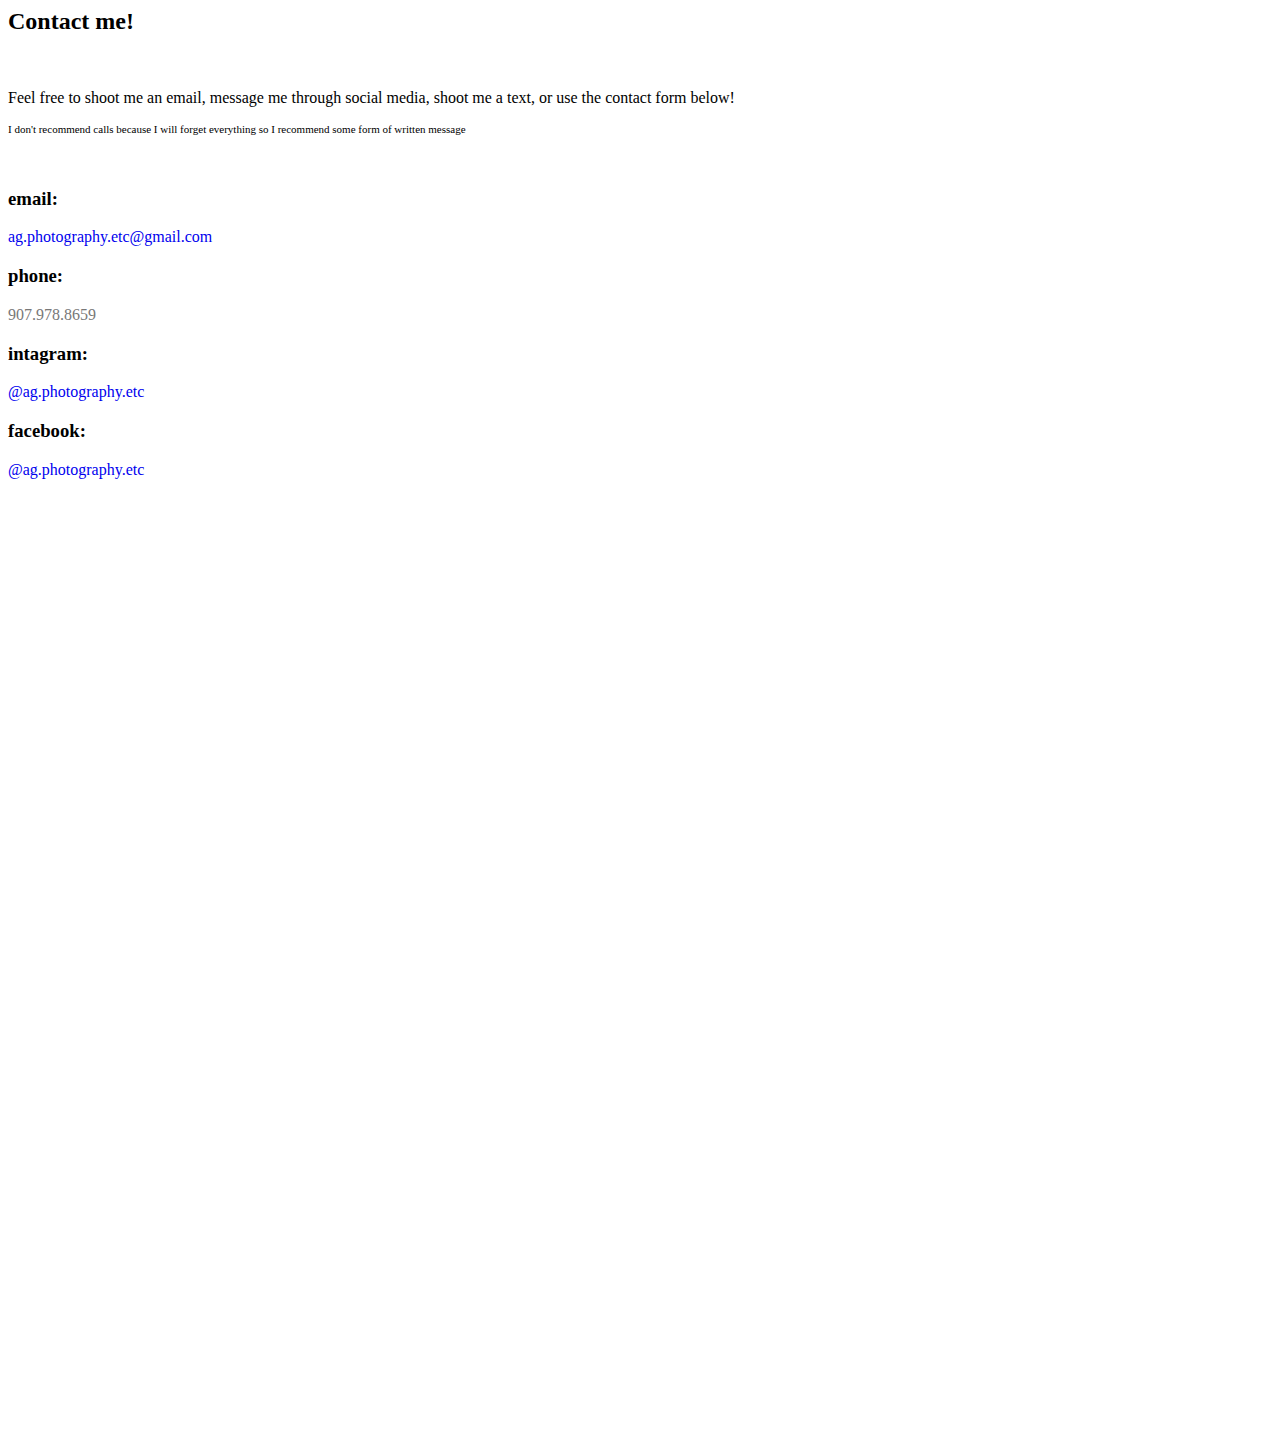
<file: contact.html>
<head>

    <!-- meta SEO info -->
    <meta name="viewport" content="width=device-width, initial-scale=1.0">
    <meta charset="UTF-8" />
    <title>Contact AG Photography etc</title>
    <meta name="keywords" content="photographer, family portraits, senior photography, Stanislaus County photos, contact">
    <meta name="description" content="Contact AG Photography etc to get your family photos today!">
    <meta name="author" content="AG Photography etc">
    <link rel="icon" type="image/x-icon" href="images/logos/Flr-color.png"> <!-- for when I get this bish -->

</head>


<body class="whole-page">
<div class="main-content">

    <section class="parallax parallax-contact">
        <div class="contact-form blur">

            <h2>Contact me!</h2>
            <p class="line-break"></p>
            <br/>

            <p>Feel free to shoot me an email, message me through social media, shoot me a text, or use the contact form below!</p>
            <p style="font-size: 11px;">I don't recommend calls because I will forget everything so I recommend some form of written message</p>

            <p class="line-break"></p>
            <br/>

            <div class="flex-row-container">
                <h3>email:</h3>
                <a href="mailto:ag.photography.etc@gmail.com" target="_blank" style="text-decoration: none;"><p>ag.photography.etc@gmail.com</p></a>
            </div>

            <div class="flex-row-container">
                <h3>phone:</h3>
                <a href="tel:1-907-978-8659" style="text-decoration: none; color: #787878;"><p >907.978.8659</p></a>
            </div>

            <div class="flex-row-container">
                <h3>intagram:</h3>
                <a href="https://www.instagram.com/ag.photography.etc/" target="_blank" style="text-decoration: none;"><p>@ag.photography.etc</p></a>
            </div>

            <div class="flex-row-container">
                <h3>facebook:</h3>
                <a href="https://www.facebook.com/ag.photography.etc/" target="_blank" style="text-decoration: none;"><p>@ag.photography.etc</p></a>
            </div>

            <br/>
            <p class="line-break"></p>
            <br/>

            <div class="contact-picsello">
                <iframe src="https://app.picsello.com/photographer/embed/adriana-gallegos-photography" frameborder="0" style="max-width:100%; width:100%; height: 100%;" scrolling="no"></iframe>
            </div>
        </div>
    </section>


    
</div>
</body>
</file>
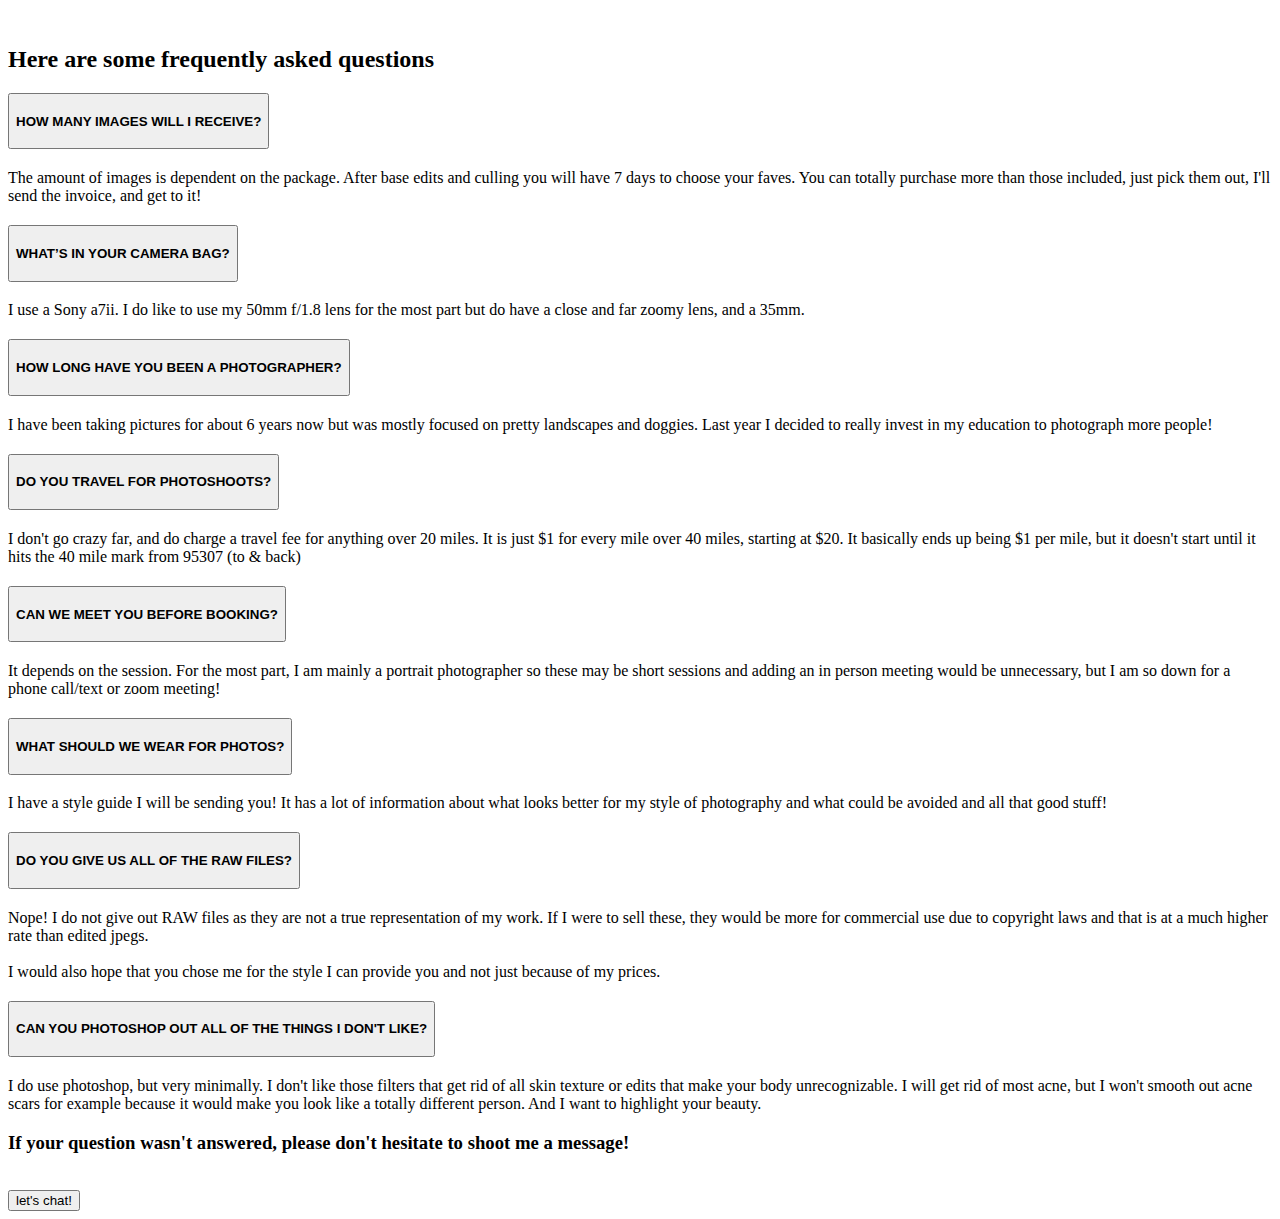
<file: faqs.html>
<head>

    <!-- meta SEO info -->
    <meta name="viewport" content="width=device-width, initial-scale=1.0">
    <meta charset="UTF-8" />
    <title>FAQ's | AG Photography etc</title>
    <meta name="keywords" content="photographer, family portraits, senior photography, Stanislaus County photos">
    <meta name="description" content="Have any questions that you kind of want to ask but are hoping they are already answered? Check out this little list!">
    <meta name="author" content="AG Photography etc">
    <link rel="icon" type="image/x-icon" href="images/logos/Flr-color.png"> <!-- for when I get this bish -->

</head>


<body class="whole-page">
<main class="main-content">

    <a id="top"></a>
    <br/>
    <h2>Here are some frequently asked questions</h2>

    <section>
        <div class="block">

            <div class="accordion accordion-flush" id="accordionFlushExample">

                <div class="accordion-item">
                  <h2 class="accordion-header" id="flush-headingOne">
                    <button class="accordion-button collapsed" type="button" data-bs-toggle="collapse" data-bs-target="#flush-collapseOne" aria-expanded="false" aria-controls="flush-collapseOne">
                        <h4>HOW MANY IMAGES WILL I RECEIVE?</h4>
                    </button>
                  </h2>
                  <div id="flush-collapseOne" class="accordion-collapse collapse" aria-labelledby="flush-headingOne" data-bs-parent="#accordionFlushExample">
                    <div class="accordion-body">
                        <p>The amount of images is dependent on the package. After base edits and culling you will have 7 days to choose your faves. You can totally purchase more than those included, just pick them out, I'll send the invoice, and get to it!</p>
                    </div>
                  </div>
                </div>

                <div class="accordion-item">
                  <h2 class="accordion-header" id="flush-headingTwo">
                    <button class="accordion-button collapsed" type="button" data-bs-toggle="collapse" data-bs-target="#flush-collapseTwo" aria-expanded="false" aria-controls="flush-collapseTwo">
                        <h4>WHAT’S IN YOUR CAMERA BAG?</h4>
                    </button>
                  </h2>
                  <div id="flush-collapseTwo" class="accordion-collapse collapse" aria-labelledby="flush-headingTwo" data-bs-parent="#accordionFlushExample">
                    <div class="accordion-body">
                        <p>I use a Sony a7ii. I do like to use my 50mm f/1.8 lens for the most part but do have a close and far zoomy lens, and a 35mm.</p>
                    </div>
                  </div>
                </div>

                <div class="accordion-item">
                  <h2 class="accordion-header" id="flush-headingThree">
                    <button class="accordion-button collapsed" type="button" data-bs-toggle="collapse" data-bs-target="#flush-collapseThree" aria-expanded="false" aria-controls="flush-collapseThree">
                        <h4>HOW LONG HAVE YOU BEEN A PHOTOGRAPHER?</h4>
                    </button>
                  </h2>
                  <div id="flush-collapseThree" class="accordion-collapse collapse" aria-labelledby="flush-headingThree" data-bs-parent="#accordionFlushExample">
                    <div class="accordion-body">
                        <p>I have been taking pictures for about 6 years now but was mostly focused on pretty landscapes and doggies. Last year I decided to really invest in my education to photograph more people!</p>
                    </div>
                  </div>
                </div>

                <div class="accordion-item">
                    <h2 class="accordion-header" id="flush-headingFour">
                      <button class="accordion-button collapsed" type="button" data-bs-toggle="collapse" data-bs-target="#flush-collapseFour" aria-expanded="false" aria-controls="flush-collapseFour">
                        <h4>DO YOU TRAVEL FOR PHOTOSHOOTS?</h4>
                      </button>
                    </h2>
                    <div id="flush-collapseFour" class="accordion-collapse collapse" aria-labelledby="flush-headingFour" data-bs-parent="#accordionFlushExample">
                      <div class="accordion-body">
                        <p>I don't go crazy far, and do charge a travel fee for anything over 20 miles. It is just $1 for every mile over 40 miles, starting at $20. It basically ends up being $1 per mile, but it doesn't start until it hits the 40 mile mark from 95307 (to & back)</p>
                      </div>
                    </div>
                </div>

                <div class="accordion-item">
                    <h2 class="accordion-header" id="flush-headingFive">
                      <button class="accordion-button collapsed" type="button" data-bs-toggle="collapse" data-bs-target="#flush-collapseFive" aria-expanded="false" aria-controls="flush-collapseFive">
                        <h4>CAN WE MEET YOU BEFORE BOOKING?</h4>
                      </button>
                    </h2>
                    <div id="flush-collapseFive" class="accordion-collapse collapse" aria-labelledby="flush-headingFive" data-bs-parent="#accordionFlushExample">
                      <div class="accordion-body">
                        <p>It depends on the session. For the most part, I am mainly a portrait photographer so these may be short sessions and adding an in person meeting would be unnecessary, but I am so down for a phone call/text or zoom meeting!</p>
                      </div>
                    </div>
                </div>

                <div class="accordion-item">
                    <h2 class="accordion-header" id="flush-headingSix">
                      <button class="accordion-button collapsed" type="button" data-bs-toggle="collapse" data-bs-target="#flush-collapseSix" aria-expanded="false" aria-controls="flush-collapseSix">
                        <h4>WHAT SHOULD WE WEAR FOR PHOTOS?</h4>
                      </button>
                    </h2>
                    <div id="flush-collapseSix" class="accordion-collapse collapse" aria-labelledby="flush-headingSix" data-bs-parent="#accordionFlushExample">
                      <div class="accordion-body">
                        <p>I have a style guide I will be sending you! It has a lot of information about what looks better for my style of photography and what could be avoided and all that good stuff!</p>
                      </div>
                    </div>
                </div>

                <div class="accordion-item">
                    <h2 class="accordion-header" id="flush-headingSeven">
                      <button class="accordion-button collapsed" type="button" data-bs-toggle="collapse" data-bs-target="#flush-collapseSeven" aria-expanded="false" aria-controls="flush-collapseSeven">
                        <h4>DO YOU GIVE US ALL OF THE RAW FILES?</h4>
                      </button>
                    </h2>
                    <div id="flush-collapseSeven" class="accordion-collapse collapse" aria-labelledby="flush-headingSeven" data-bs-parent="#accordionFlushExample">
                      <div class="accordion-body">
                        <p>Nope! I do not give out RAW files as they are not a true representation of my work. If I were to sell these, they would be more for commercial use due to copyright laws and that is at a much higher rate than edited jpegs. <br/><br/> I would also hope that you chose me for the style I can provide you and not just because of my prices.</p>
                      </div>
                    </div>
                </div>

                <div class="accordion-item">
                    <h2 class="accordion-header" id="flush-headingEight">
                      <button class="accordion-button collapsed" type="button" data-bs-toggle="collapse" data-bs-target="#flush-collapseEight" aria-expanded="false" aria-controls="flush-collapseEight">
                        <h4>CAN YOU PHOTOSHOP OUT ALL OF THE THINGS I DON'T LIKE?</h4>
                      </button>
                    </h2>
                    <div id="flush-collapseEight" class="accordion-collapse collapse" aria-labelledby="flush-headingEight" data-bs-parent="#accordionFlushExample">
                      <div class="accordion-body">
                        <p>I do use photoshop, but very minimally. I don't like those filters that get rid of all skin texture or edits that make your body unrecognizable. I will get rid of most acne, but I won't smooth out acne scars for example because it would make you look like a totally different person. And I want to highlight your beauty.</p>
                      </div>
                    </div>
                </div>

            </div>

        </div>
    </section>


    <section>
        <div class="block text-center">
            <h3>If your question wasn't answered, please don't hesitate to shoot me a message!</h3>
            <br/>
            <a href="#/contact">
                <button class="btn buttn" style="text-align: center;">
                    let's chat!
                </button>
            </a>
        </div>
    </section>

</main>
</body>
</file>
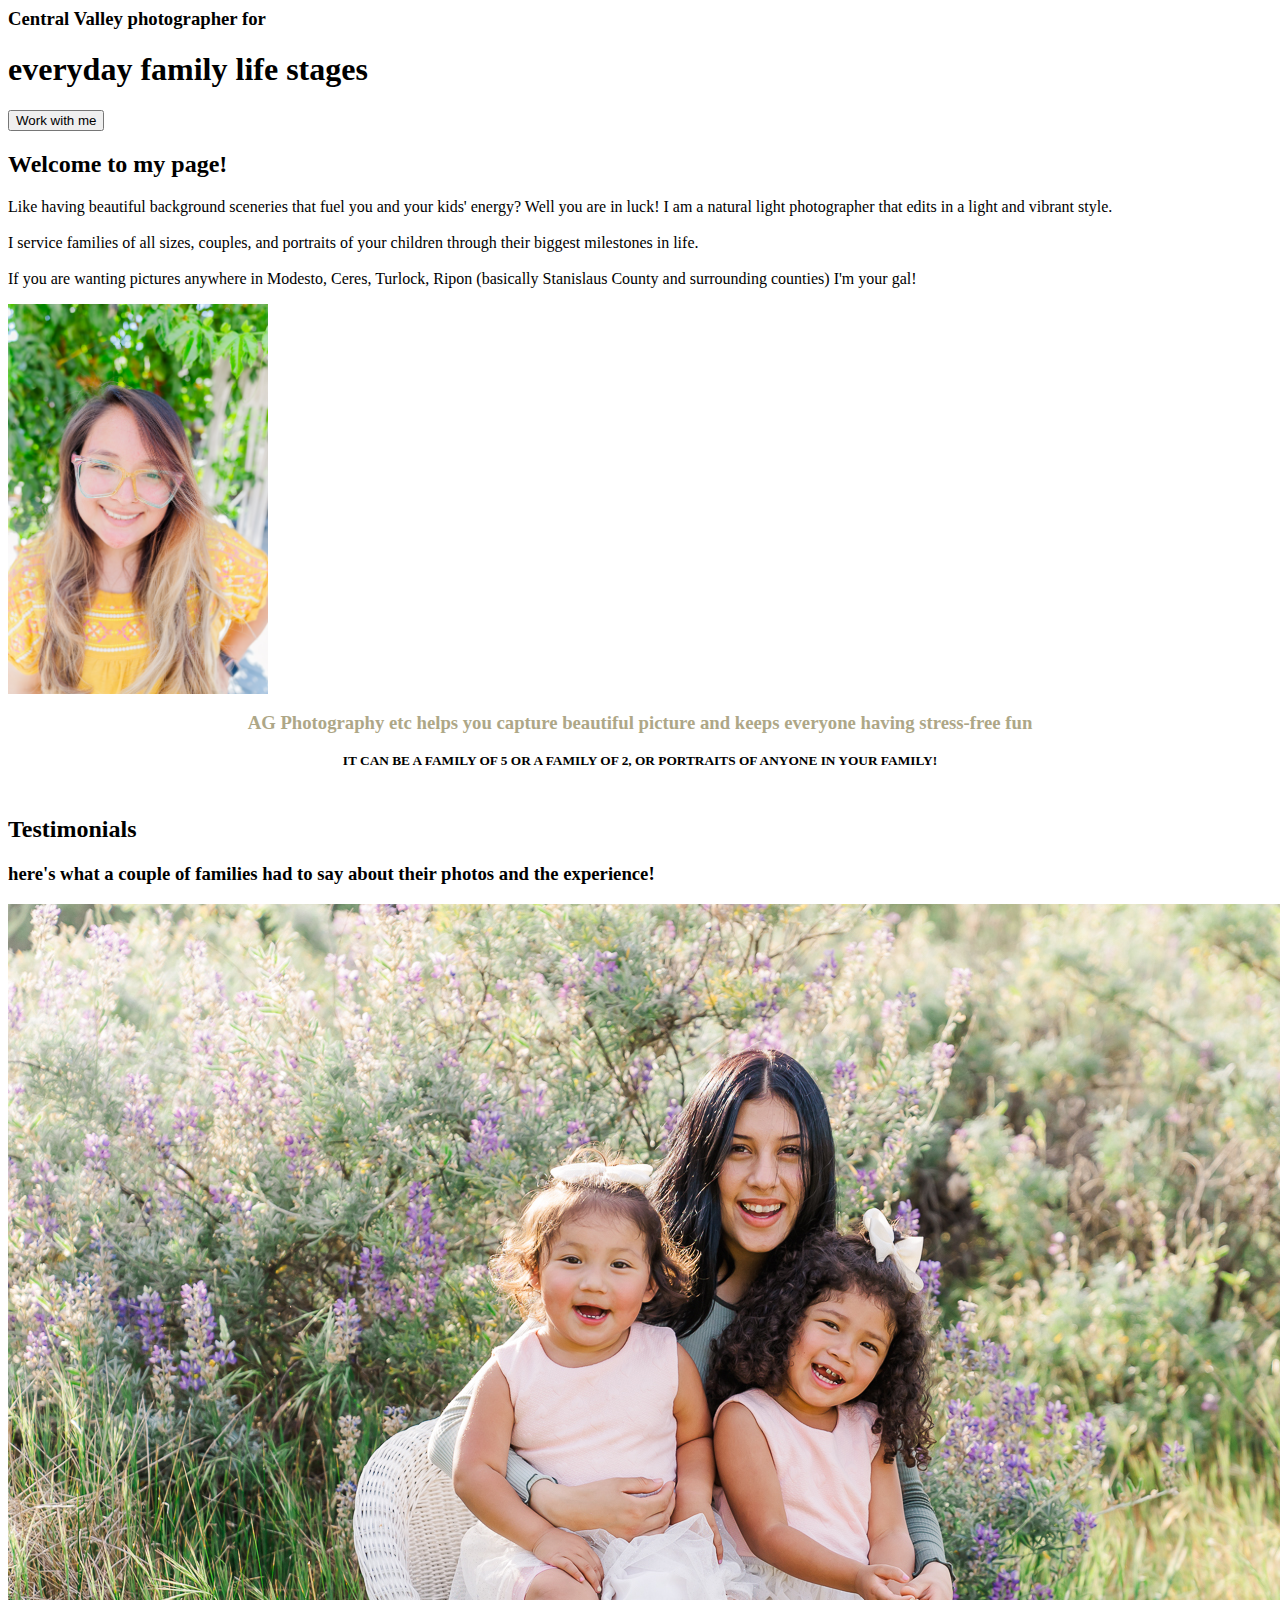
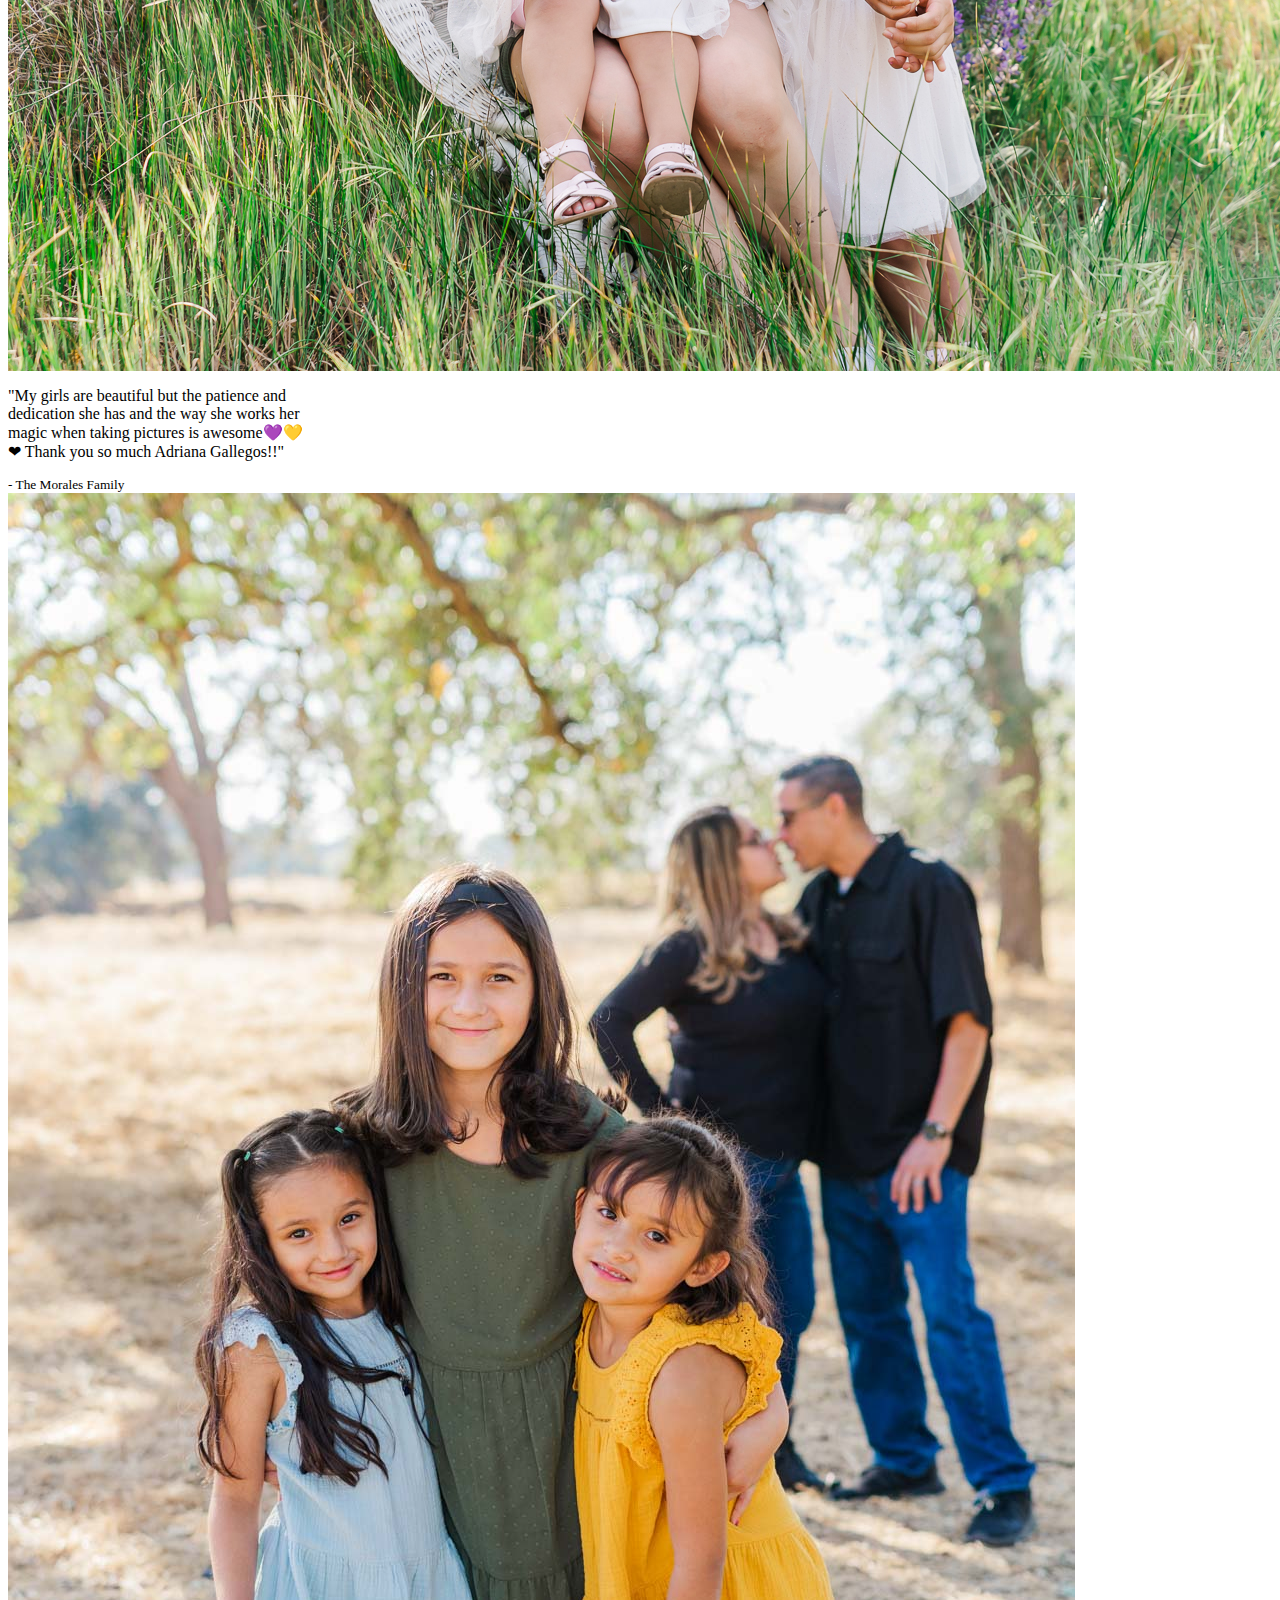
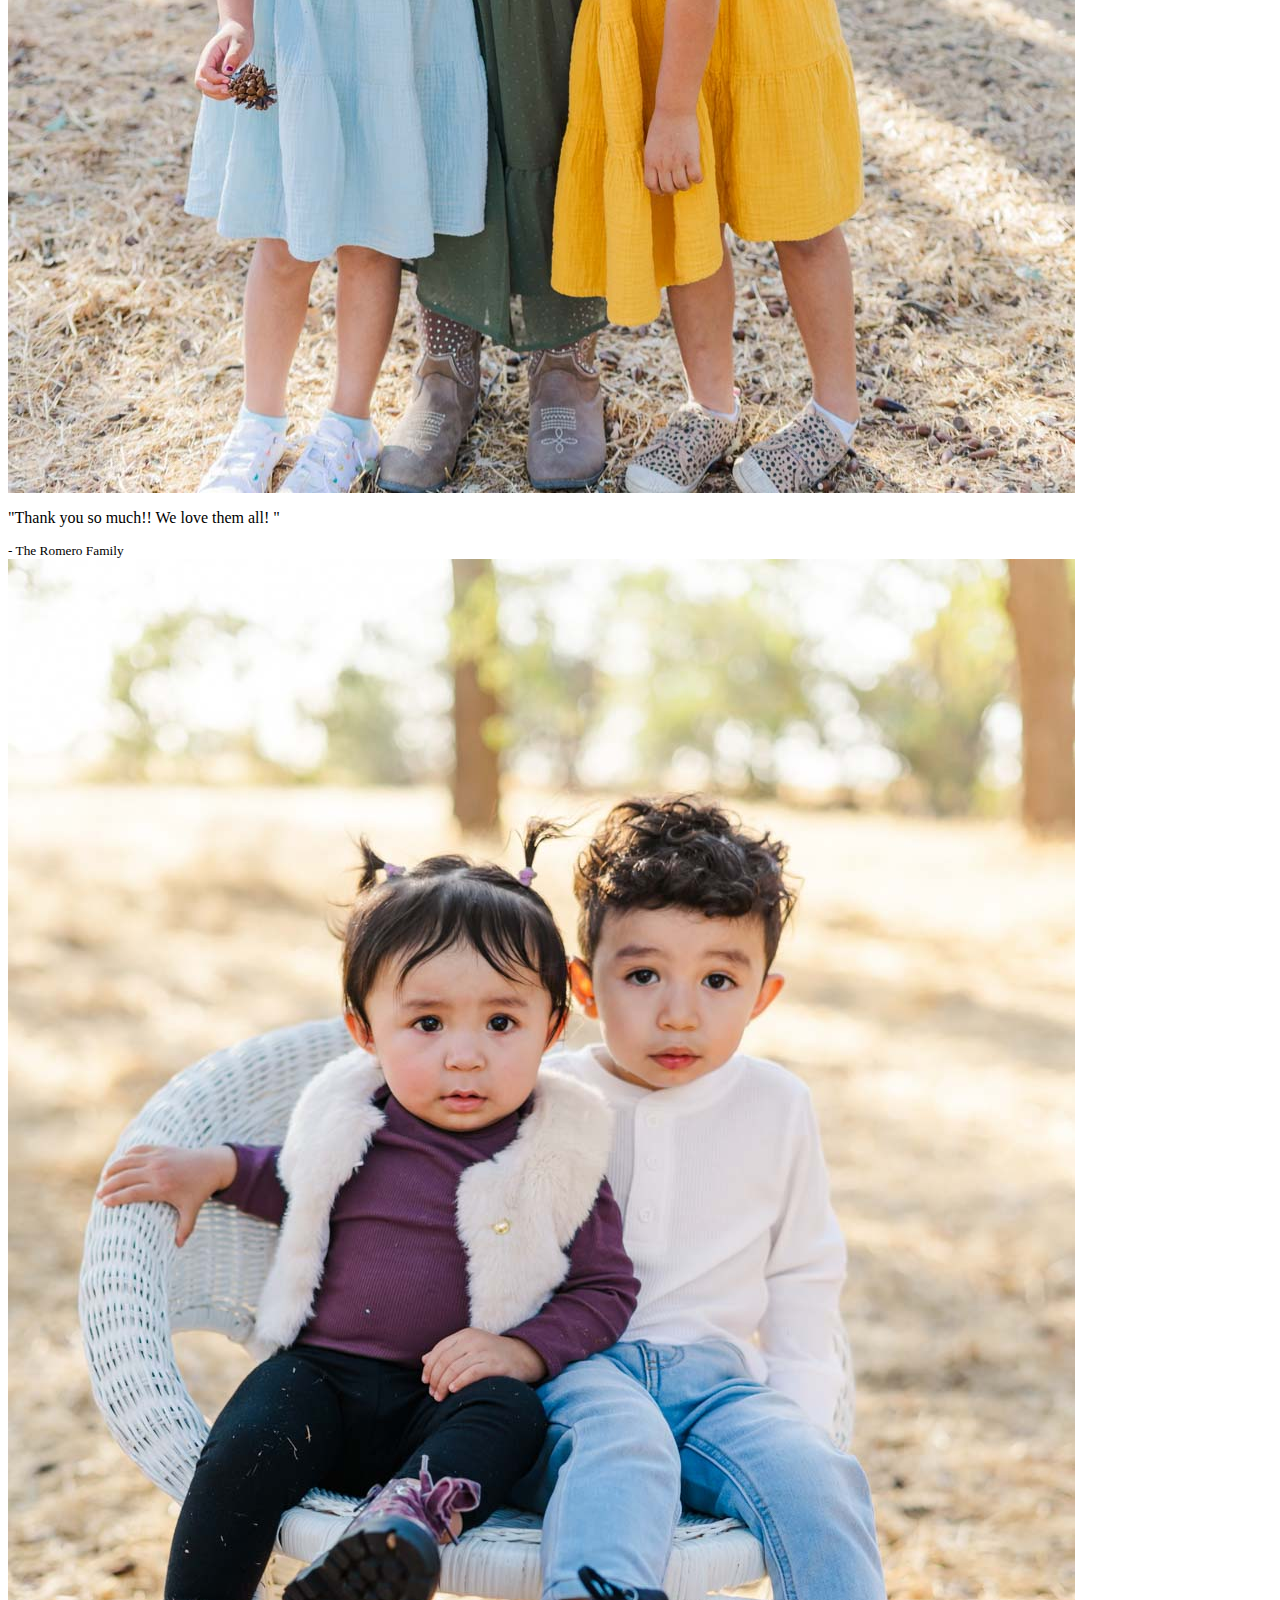
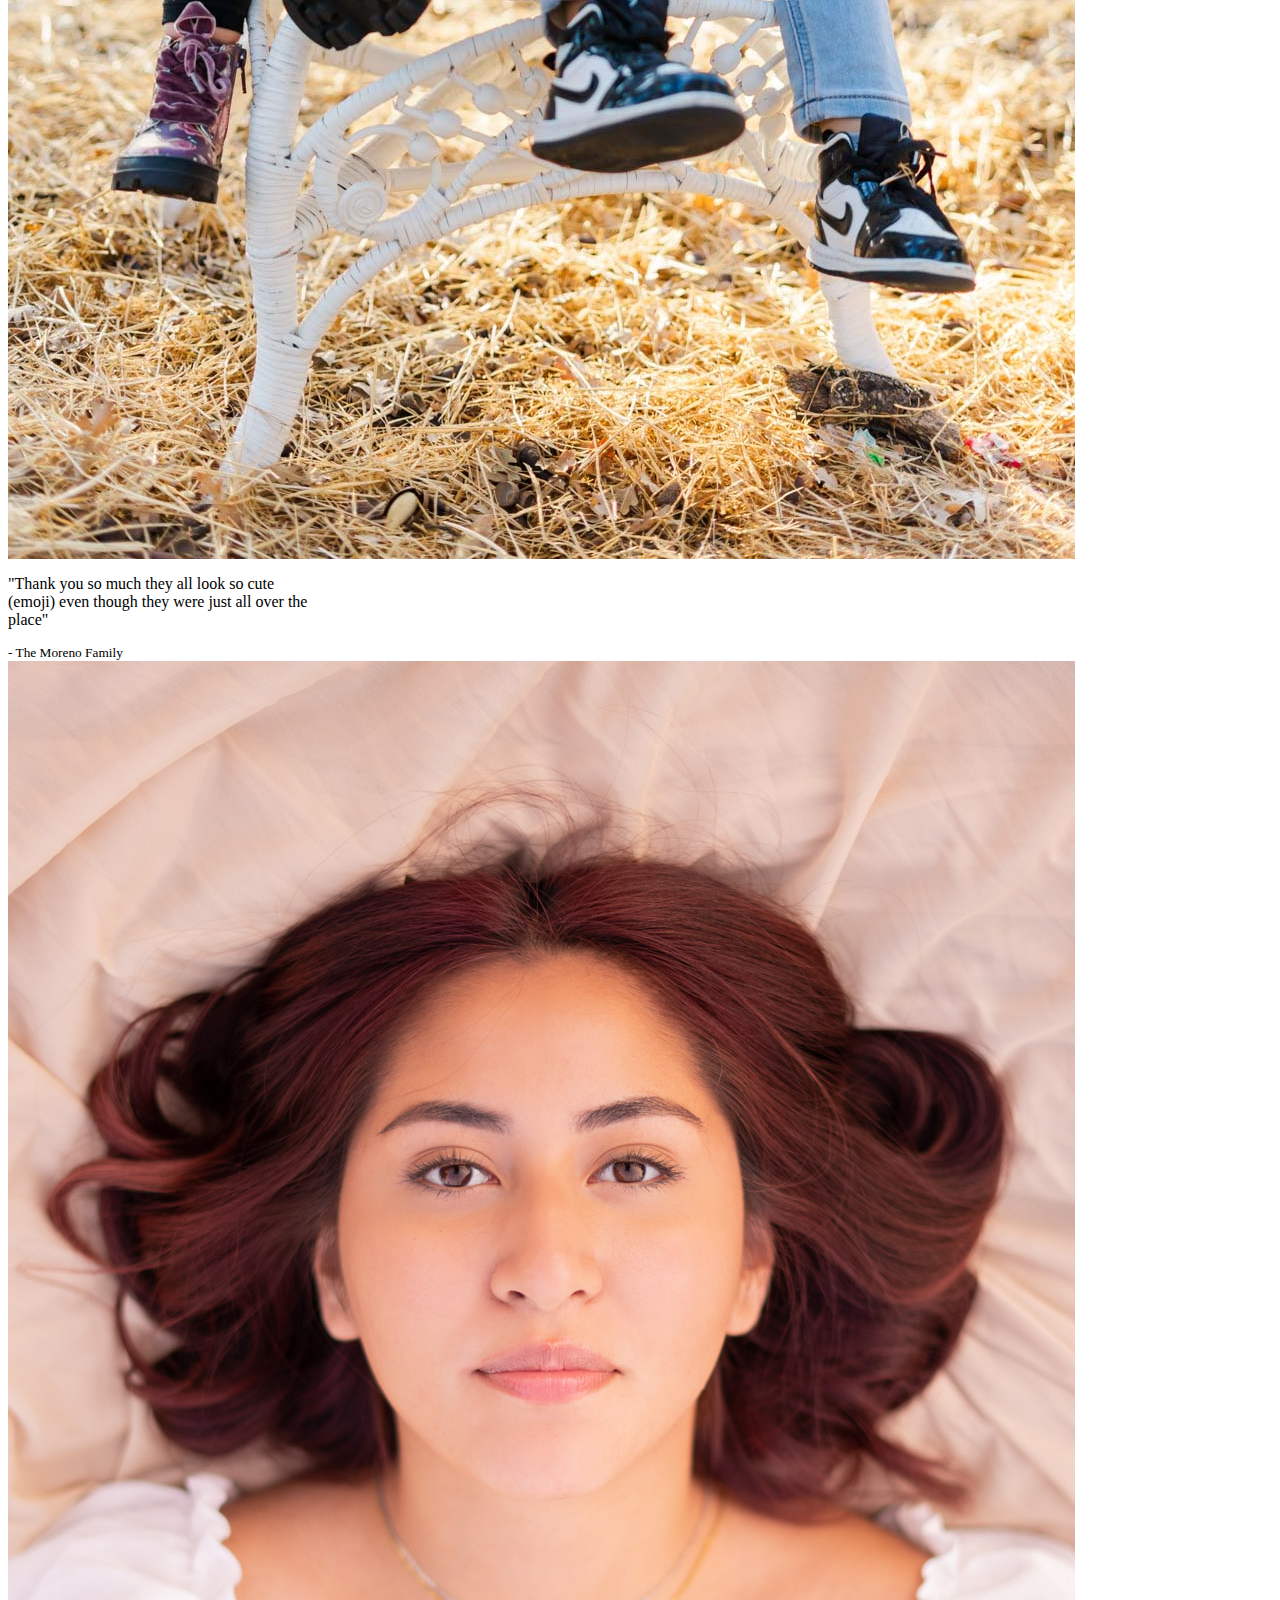
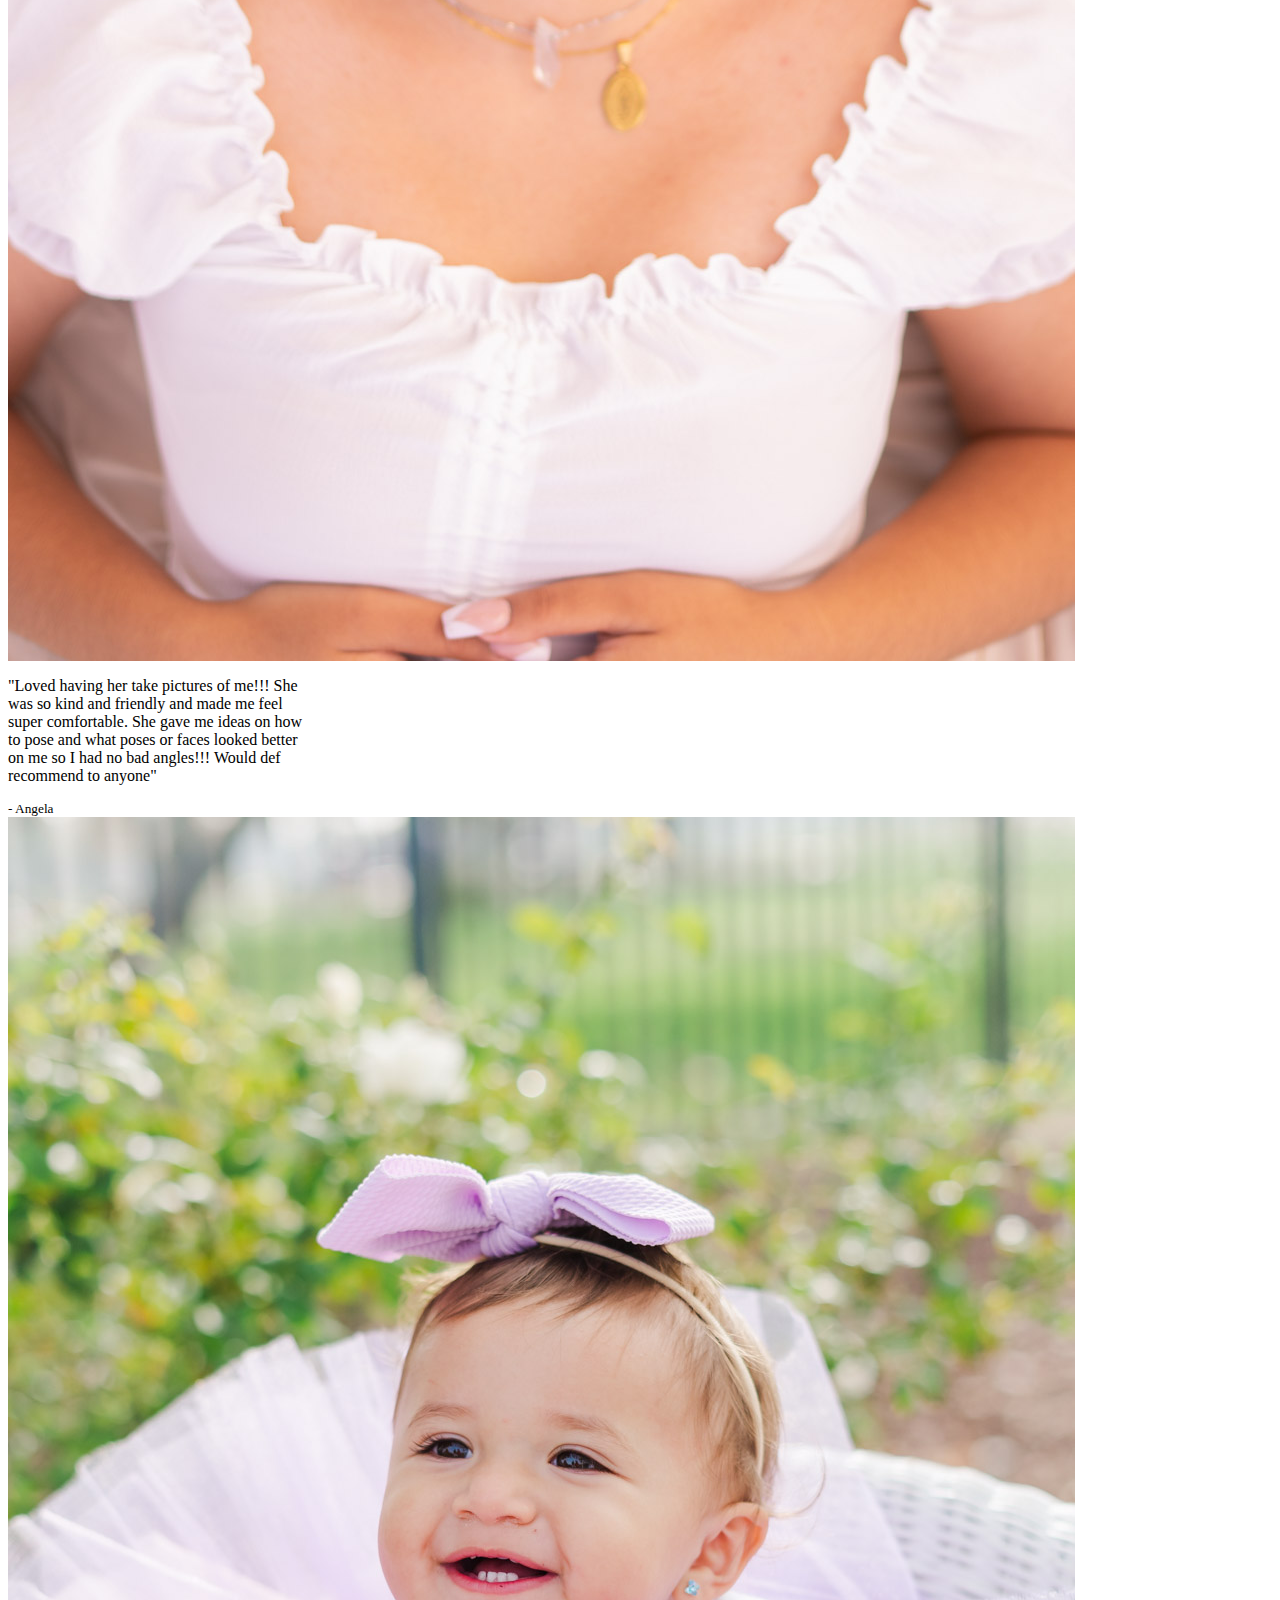
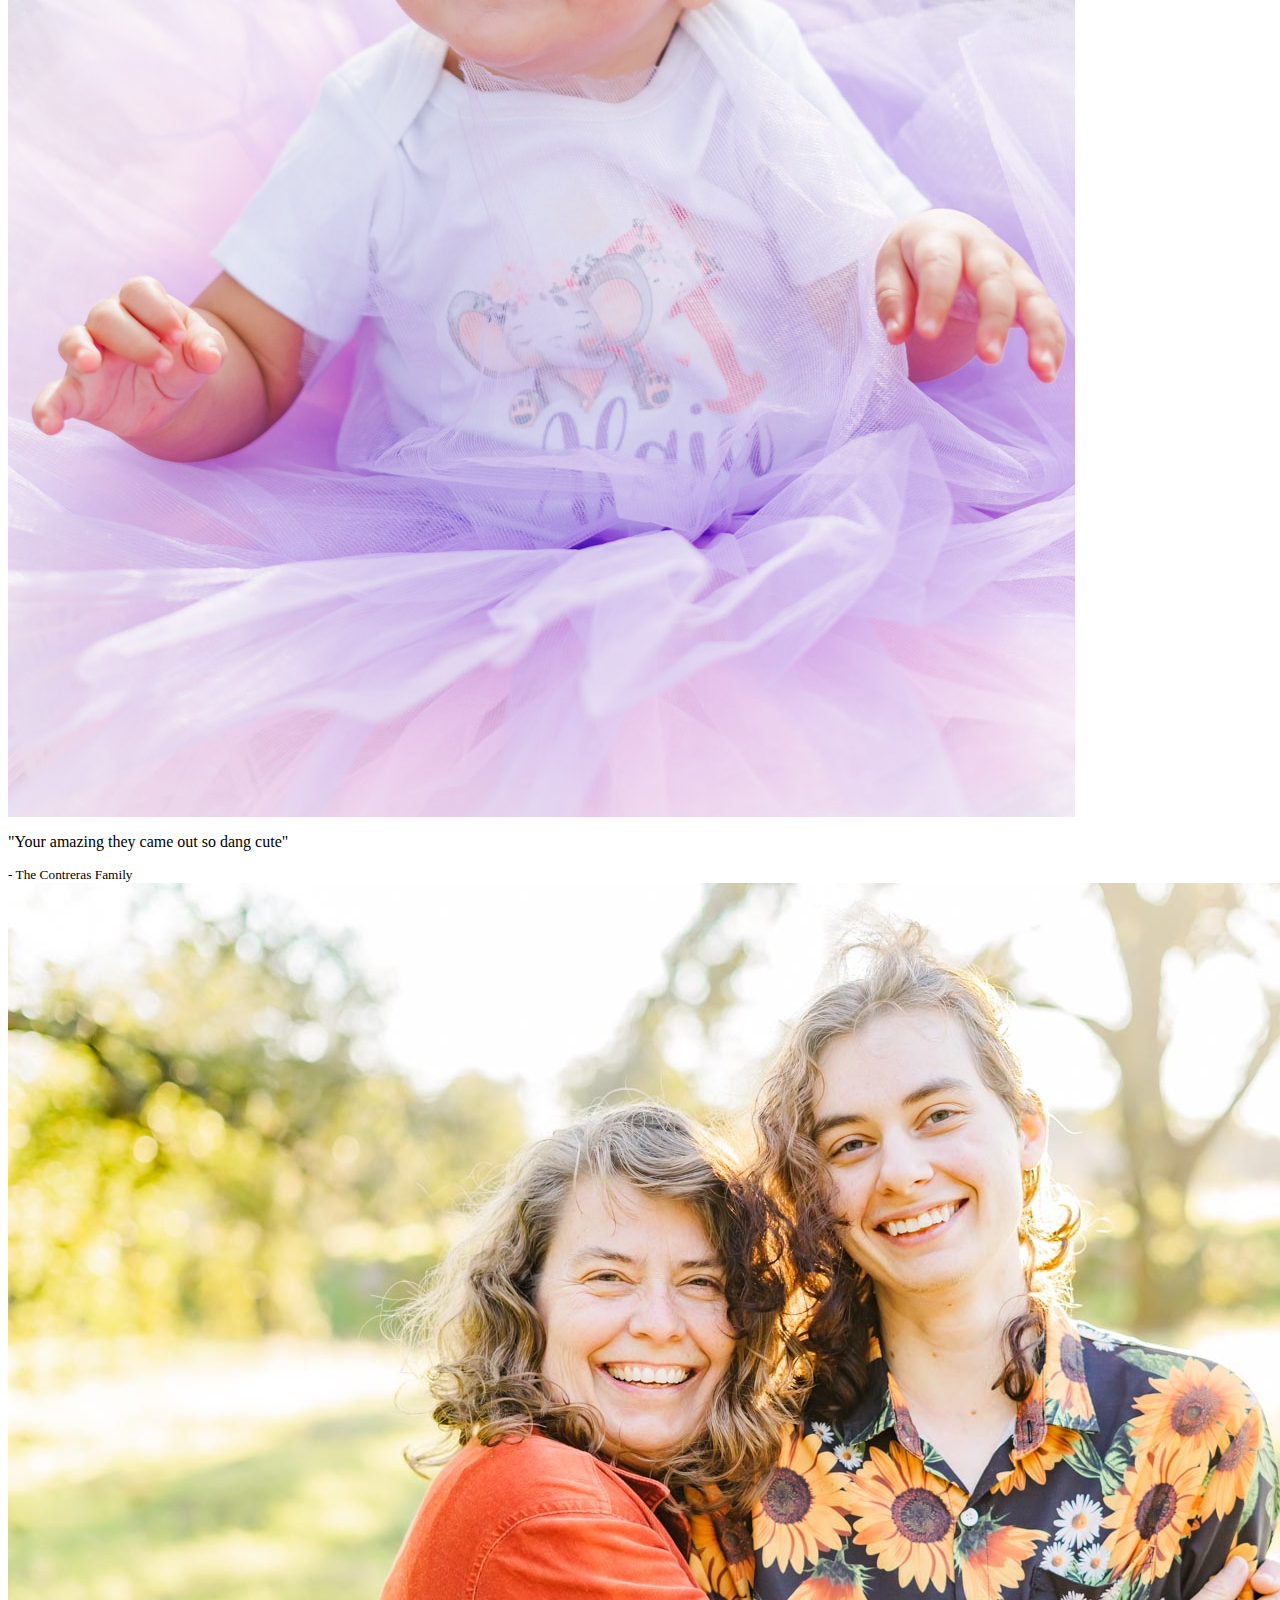
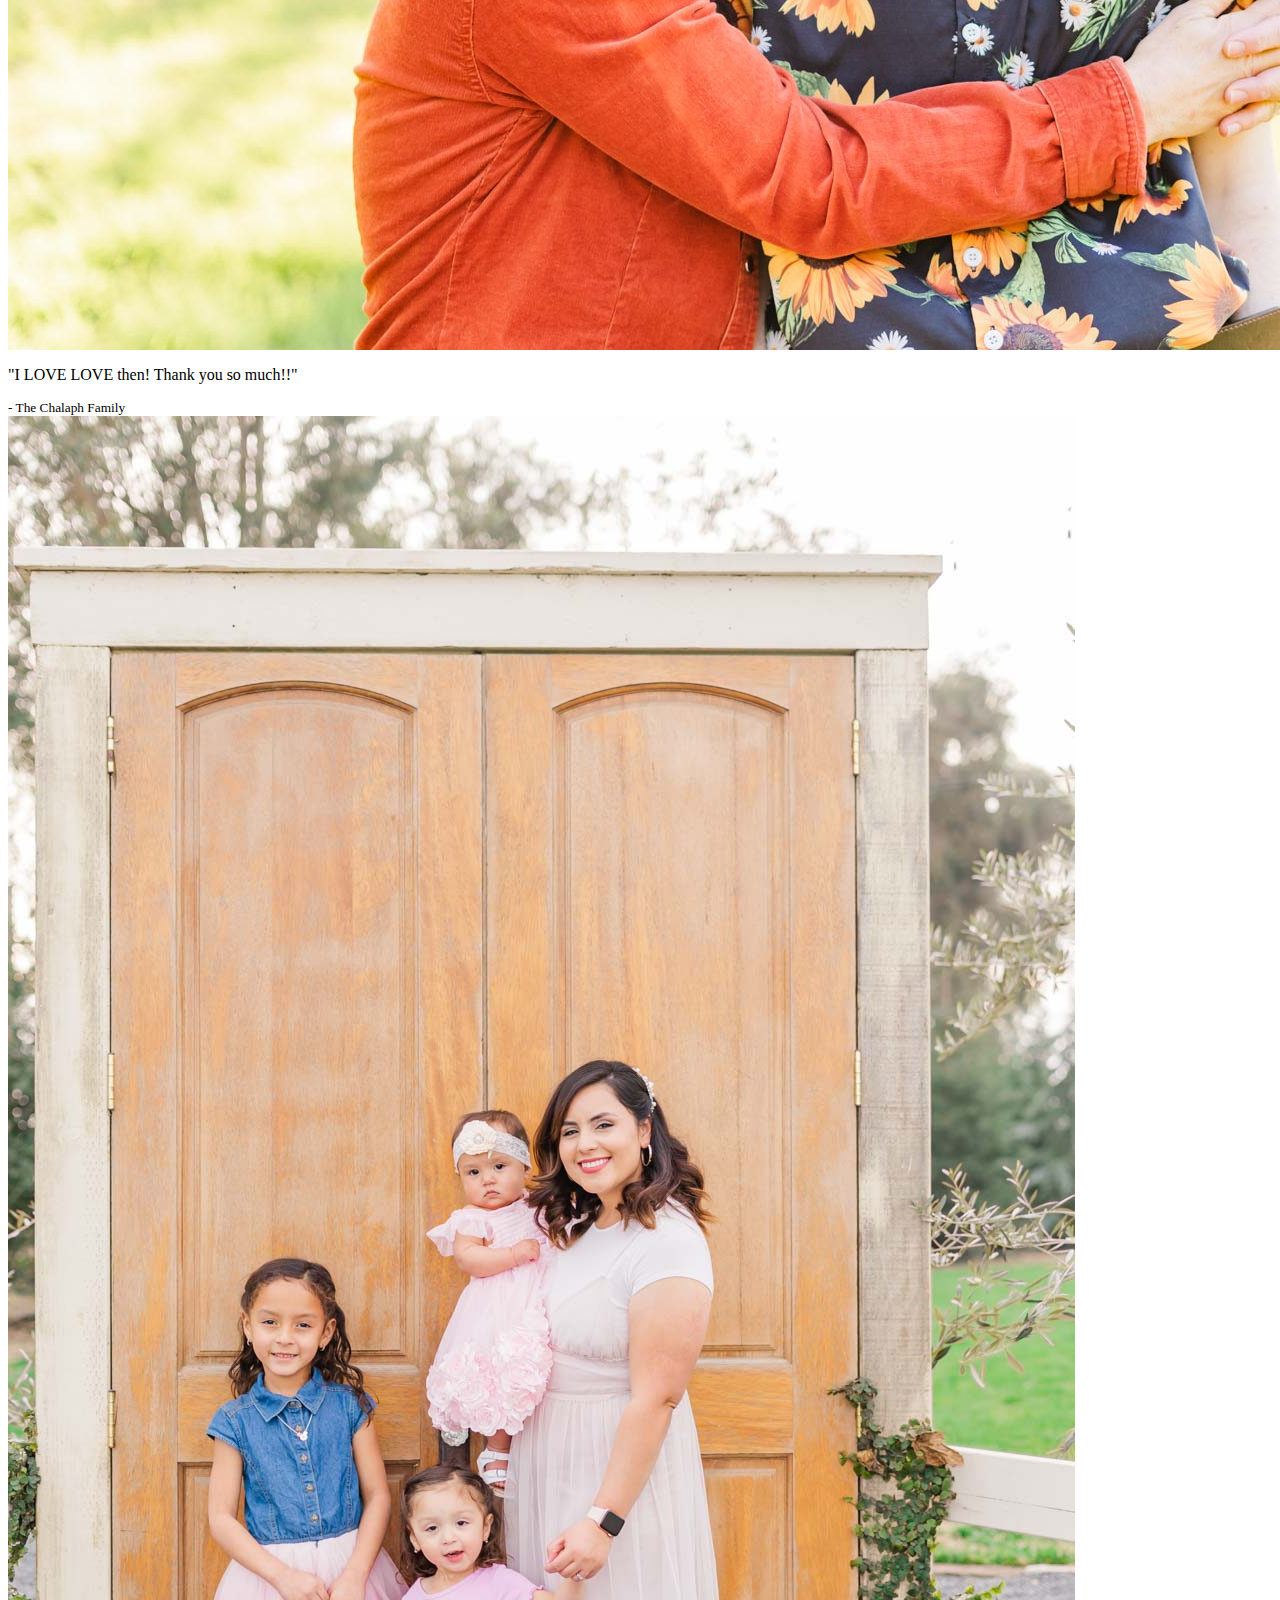
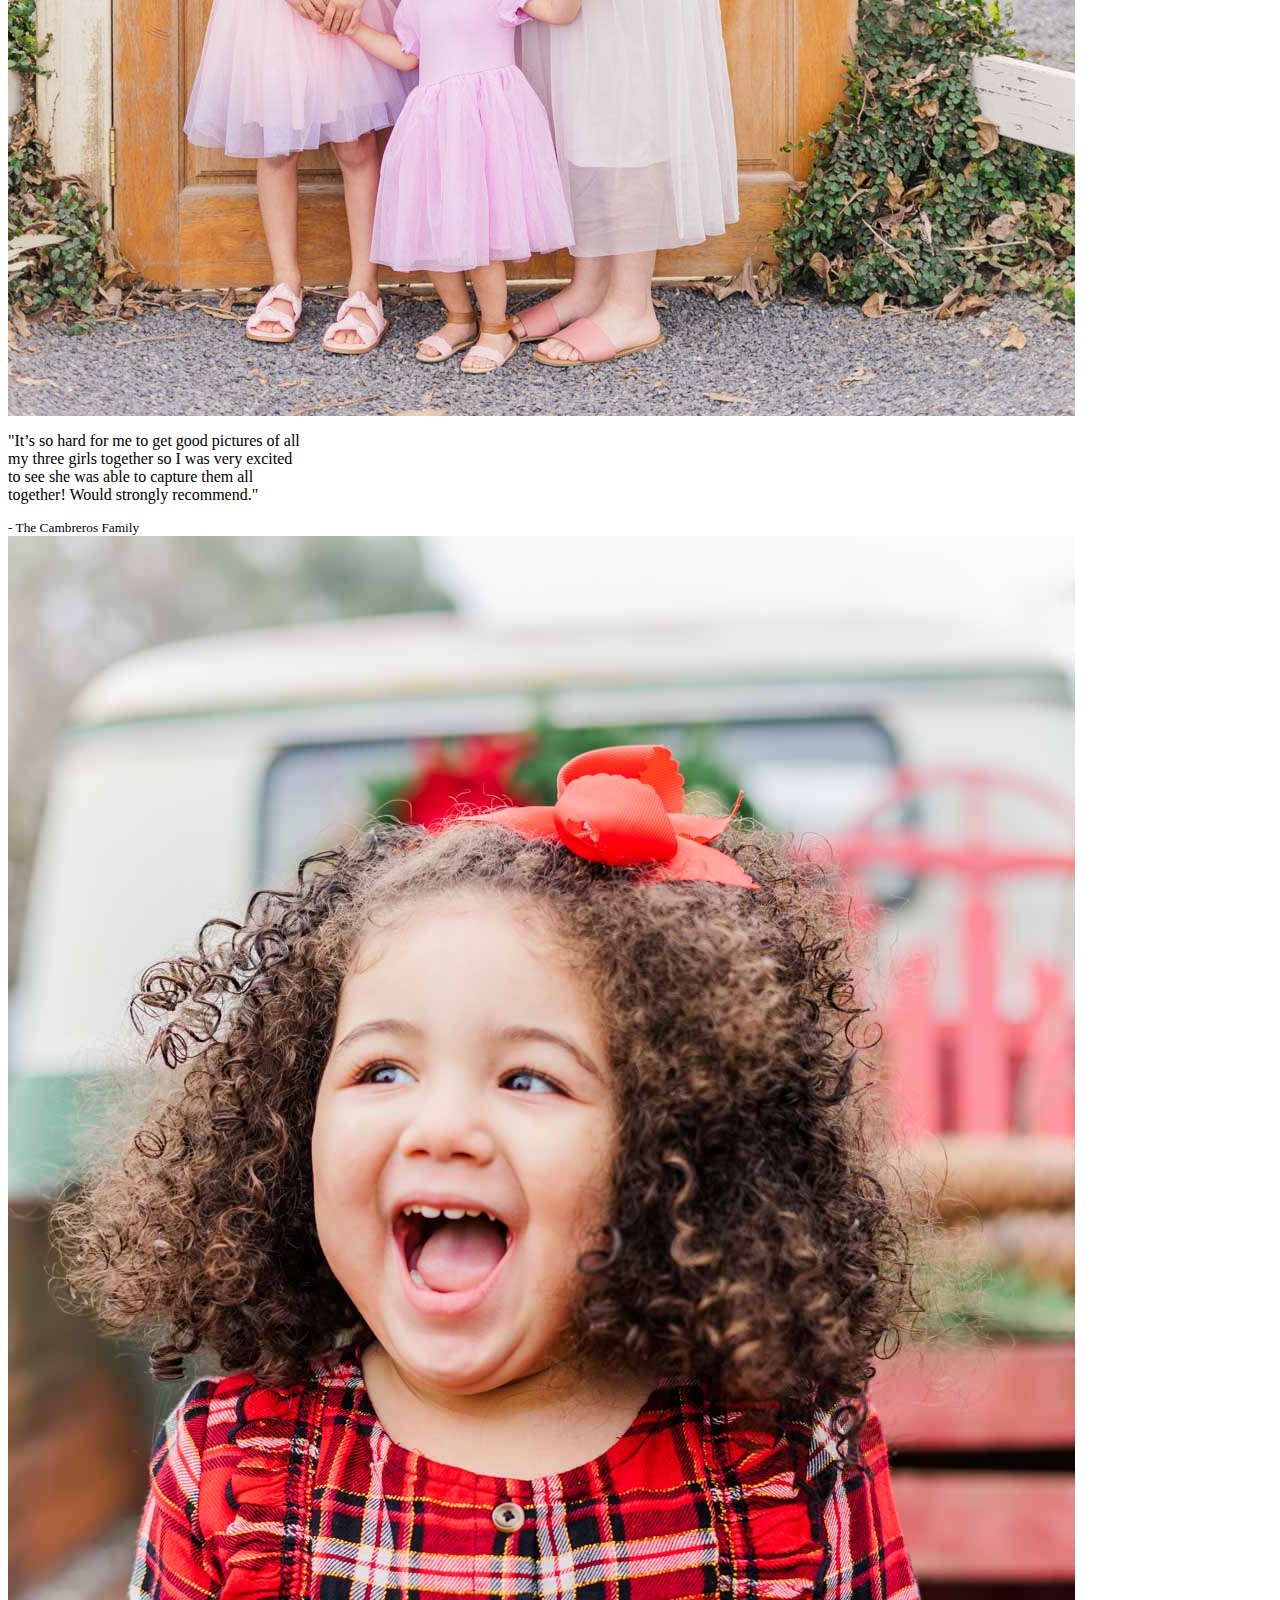
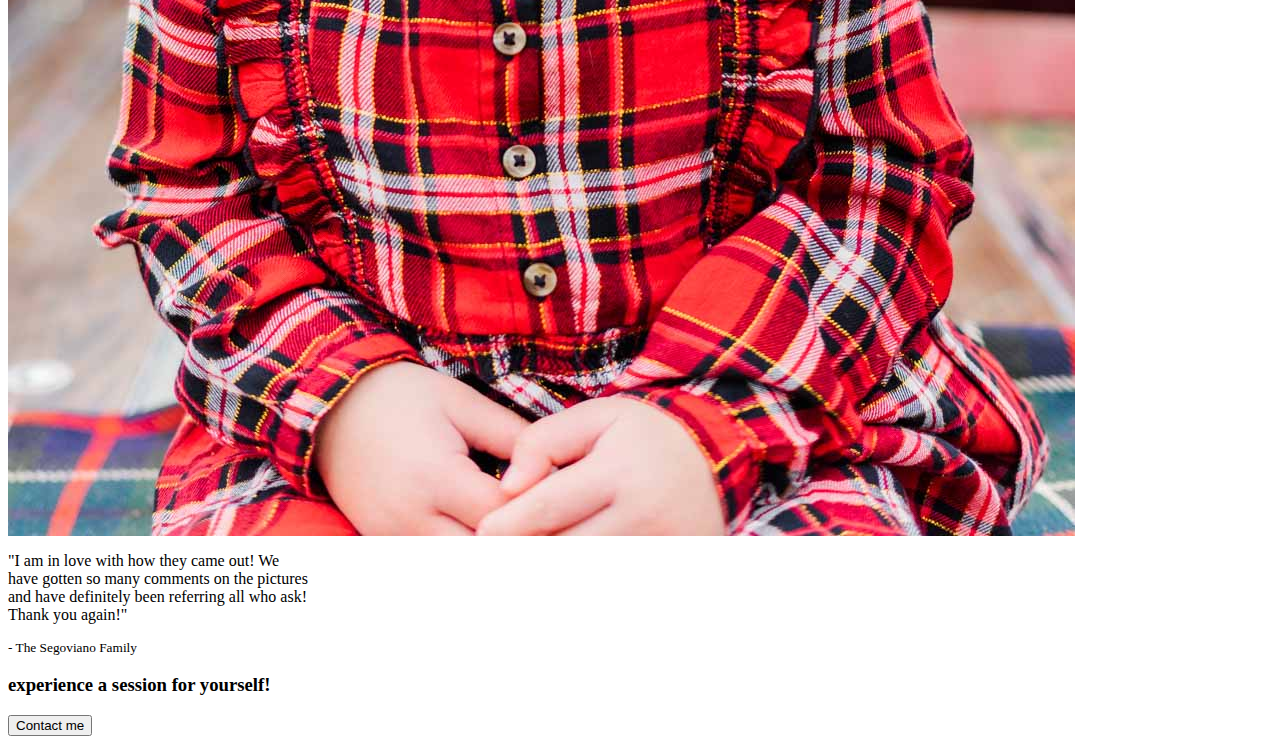
<file: home.html>
<head>

    <!-- meta SEO info -->
    <meta name="viewport" content="width=device-width, initial-scale=1.0">
    <meta charset="UTF-8" />
    <title>AG Photography etc | Family Portrait Photographer</title>
    <meta name="keywords" content="photographer, family portraits, senior photography, Stanislaus County photos">
    <meta name="description" content="AG Photography etc provides photo sessions in Stanislaus County, California. This includes Modesto, Ceres, Turlock, Salida, Ripon, and more!">
    <meta name="author" content="AG Photography etc">
    <link rel="icon" type="image/x-icon" href="images/logos/Flr-color.png"> <!-- for when I get this bish -->

</head>

<body class="whole-page">

    <main class="main-content">


        <section>
            <div class="parallax parallax-home-one">
                <div class="hero-image blur">
                    <h3>Central Valley photographer for</h3>
                    <h1>everyday family life stages</h1>
                    <!-- Work with me button -->
                    <a href="#/services"><button class="btn buttn">Work with me</button></a>
                </div>
            </div>
                
        </section>
    
    
        <!-- Me intro -->
        <section>
            <div class="block">
                <div class="flex-row-container">
                    <div>
                        <h2>Welcome to my page!</h2>
                        <p>
                            Like having beautiful background sceneries that fuel you and your kids' energy? Well you are in luck! I am a natural light photographer that edits in a light and vibrant style. <br>
                            <br>
                            I service families of all sizes, couples, and portraits of your children through their biggest milestones in life.<br>
                            <br> 
                            If you are wanting pictures anywhere in Modesto, Ceres, Turlock, Ripon (basically Stanislaus County and surrounding counties) I'm your gal!
                        </p>
                    </div>
                    <img src="images/my-family/DSC02653.jpg" style="width: 260px;">
                </div>
            </div>
        </section>
    
        <section>
            <div class="parallax parallax-home-two">
                <!-- parter thing with picture in the background -->
                <h3 style="color:#AEA787; text-align: center;">AG Photography etc helps you capture beautiful picture and keeps everyone having stress-free fun</h3>
                <h4 style="text-align: center; font-size: smaller;">IT CAN BE A FAMILY OF 5 OR A FAMILY OF 2, OR PORTRAITS OF ANYONE IN YOUR FAMILY!</h4>
            </div>
        </section>
    

        <section>
            <div class="container-fluid">

                <h2><br/>Testimonials</h2>
                <h3>here's what a couple of families had to say about their photos and the experience!</h3>

                <div class="scrolling-wrapper row flex-row flex-nowrap mt-4 pb-4 pt-2 carousel" style="margin-bottom: 10px;">

                    <div class="col-7" style="width: 300px;">
                        <div class="card">
                            <img class="card-img-top" src="images/children/DSC09906-Edit.jpg" alt="Card image cap">
                            <div class="card-body">
                            <p class="card-text">
                                "My girls are beautiful but the patience and dedication she has and the way she works her magic when taking pictures is awesome💜💛❤
                                Thank you so much Adriana Gallegos!!"
                            </p>
                            </div>
                            <div class="card-footer">
                            <small class="text-muted">
                                - The Morales Family
                            </small>
                            </div>
                        </div>
                    </div>


                    <div class="col-7" style="width: 300px;">
                        <div class="card">
                            <img class="card-img-top" src="images/families/DSC09434.jpg" alt="Card image cap">
                            <div class="card-body">
                              <p class="card-text">
                                  "Thank you so much!! We love them all! "
                              </p>
                            </div>
                            <div class="card-footer">
                              <small class="text-muted">
                                  - The Romero Family
                              </small>
                            </div>
                        </div>
                    </div>

                    <div class="col-7" style="width: 300px;">
                        <div class="card">
                            <img class="card-img-top" src="images/families/DSC09301.jpg" alt="Card image cap">
                            <div class="card-body">
                              <p class="card-text">
                                  "Thank you so much they all look so cute (emoji) even though they were just all over the place"
                              </p>
                            </div>
                            <div class="card-footer">
                              <small class="text-muted">
                                  - The Moreno Family
                              </small>
                            </div>
                        </div>
                    </div>

                    <div class="col-7" style="width: 300px;">
                        <div class="card">
                            <img class="card-img-top" src="images/portraits/DSC6735.jpg" alt="Card image cap">
                            <div class="card-body">
                            <p class="card-text">
                                "Loved having her take pictures of me!!! She was so kind and friendly and made me feel super comfortable. She gave me ideas on how to pose and what poses or faces looked better on me so I had no bad angles!!! Would def recommend to anyone"
                            </p>
                            </div>
                            <div class="card-footer">
                            <small class="text-muted">
                                - Angela
                            </small>
                            </div>
                        </div>
                    </div>
                  
                  
                    <div class="col-7" style="width: 300px;">
                        <div class="card">
                            <img class="card-img-top" src="images/children/DSC00800.jpg" alt="Card image cap">
                            <div class="card-body">
                                <p class="card-text">
                                    "Your amazing they came out so dang cute"
                                </p>
                            </div>
                            <div class="card-footer">
                                <small class="text-muted">
                                    - The Contreras Family
                                </small>
                            </div>
                        </div>
                    </div>
                
                
                    <div class="col-7" style="width: 300px;">
                        <div class="card">
                            <img class="card-img-top" src="images/families/DSC01482.jpg" alt="Card image cap">
                            <div class="card-body">
                            <p class="card-text">
                                "I LOVE LOVE then! Thank you so much!!"
                            </p>
                            </div>
                            <div class="card-footer">
                            <small class="text-muted">
                                - The Chalaph Family
                            </small>
                            </div>
                        </div>
                    </div>

                    

                    <div class="col-7" style="width: 300px;">
                        <div class="card">
                            <img class="card-img-top" src="images/families/02-26 Celina Almonds-015.jpg" alt="Card image cap">
                            <div class="card-body">
                            <p class="card-text">
                                "It’s so hard for me to get good pictures of all my three girls together so I was very excited to see she was able to capture them all together!  Would strongly recommend."
                            </p>
                            </div>
                            <div class="card-footer">
                            <small class="text-muted">
                                - The Cambreros Family
                            </small>
                            </div>
                        </div>
                    </div>


                    <div class="col-7" style="width: 300px;">
                        <div class="card">
                            <img class="card-img-top" src="images/children/DSC04319.jpg" alt="Card image cap">
                            <div class="card-body">
                            <p class="card-text">
                                "I am in love with how they came out! We have gotten so many comments on the pictures and have definitely been referring all who ask!
                                Thank you again!"
                            </p>
                            </div>
                            <div class="card-footer">
                            <small class="text-muted">
                                - The Segoviano Family
                            </small>
                            </div>
                        </div>
                    </div>









                </div>
            </div>
        </section>

        <section>
            <div class="block text-center">
                <h3>experience a session for yourself!</h3>
                <a href="#/contact"><button class="btn buttn">Contact me</button></a>
            </div>
        </section>




    </main>

</body>



    


<!-- where I got some info when I remember to add it

    scrolling cards for testimonials:
    https://codepen.io/Temmio/pen/gKGEYV

    parallax images:
    https://www.w3schools.com/howto/howto_css_parallax.asp
    https://bootsnipp.com/snippets/9X8RW


    image carousel
    https://www.youtube.com/watch?v=IESoUbWJF48
    scroll bar under images
    https://www.niquette.ca/articles/css-carousel/

    Telephone link
    <a href="#/home"><img src="images/logos/Long-color.png" /></a>



-->
</file>
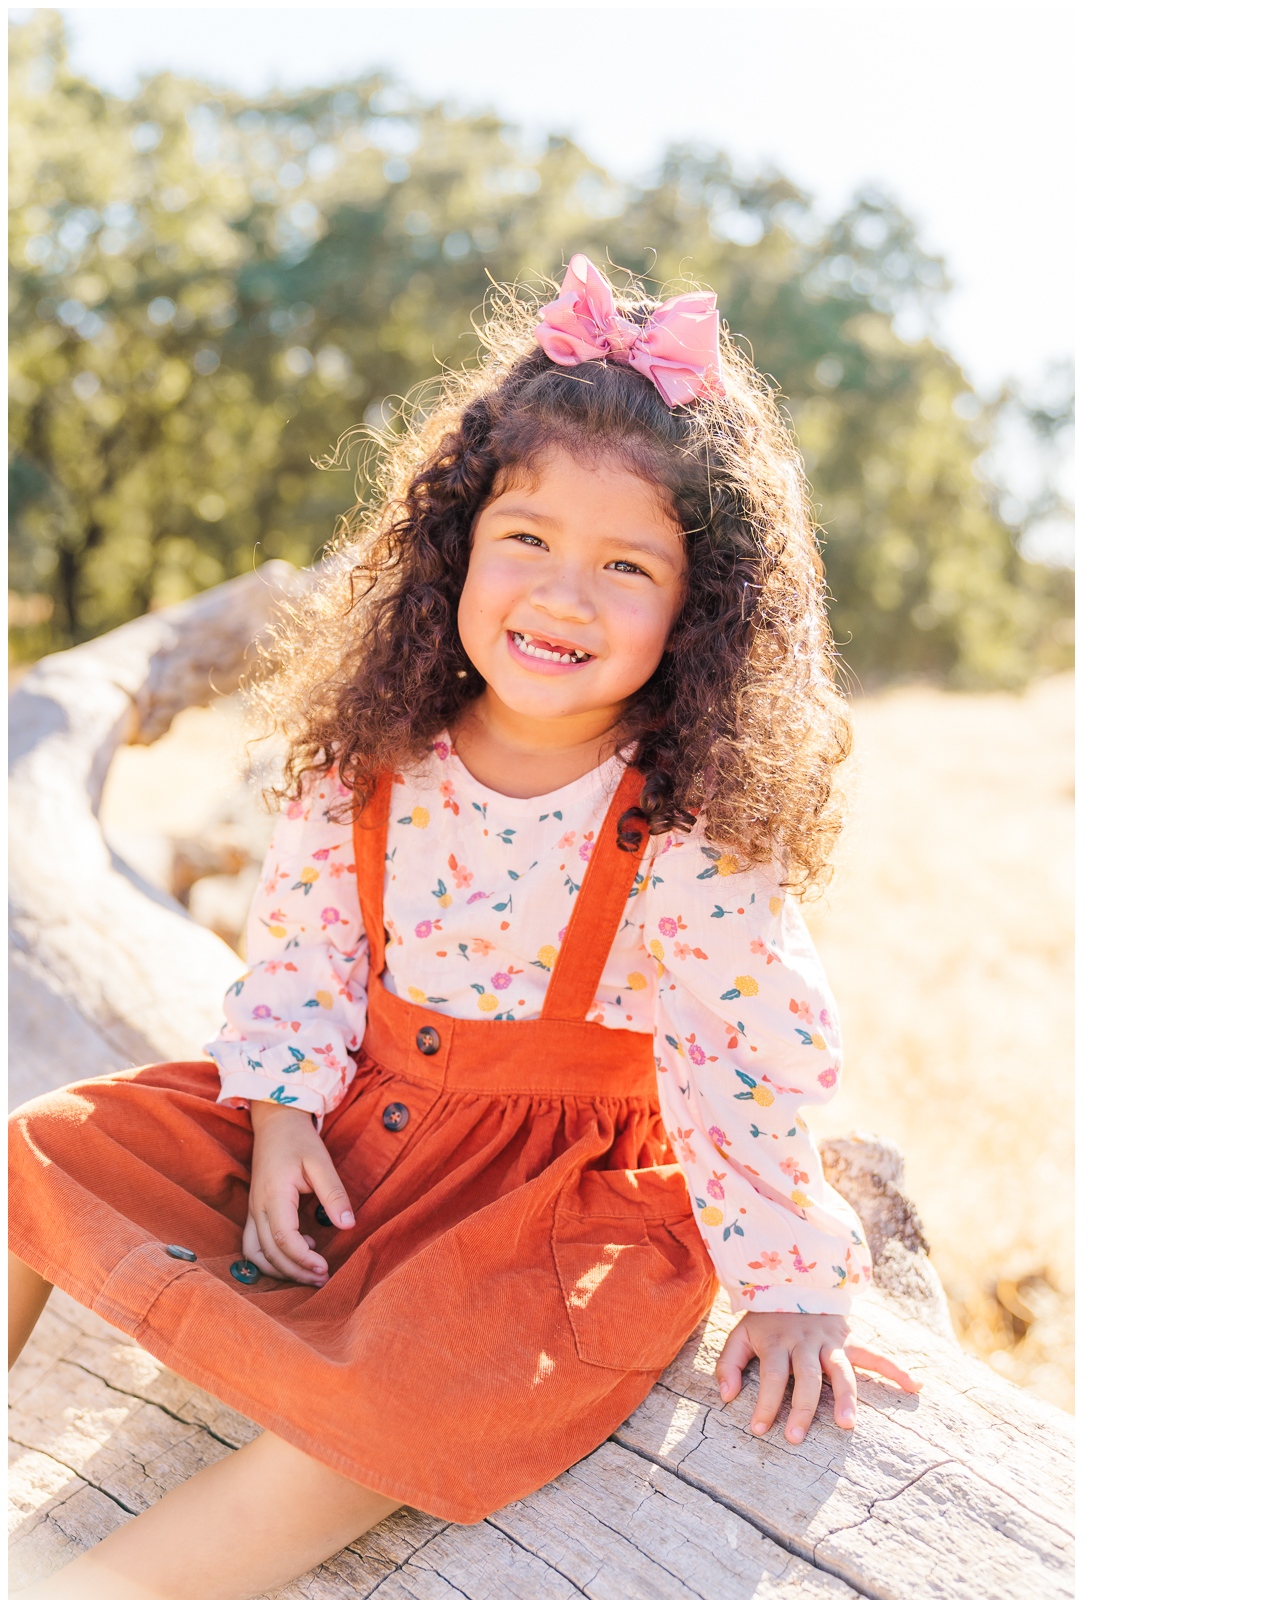
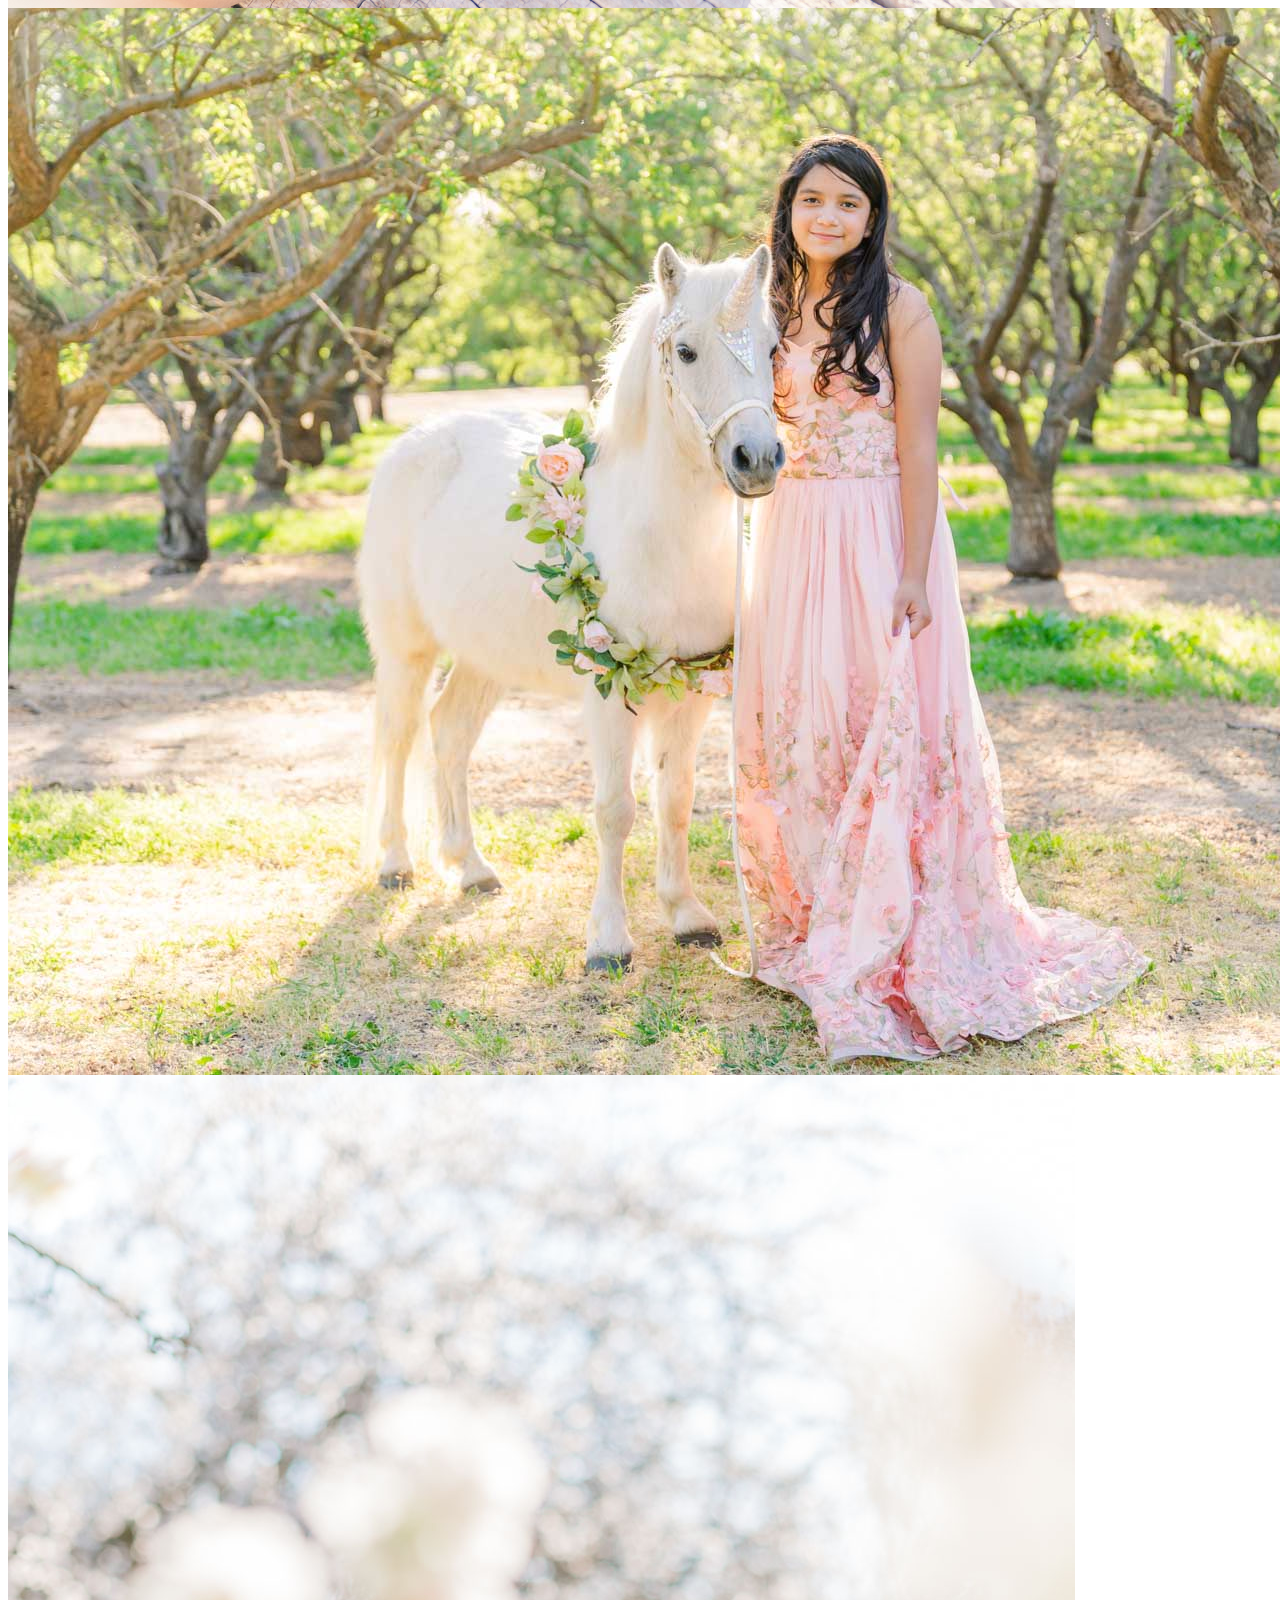
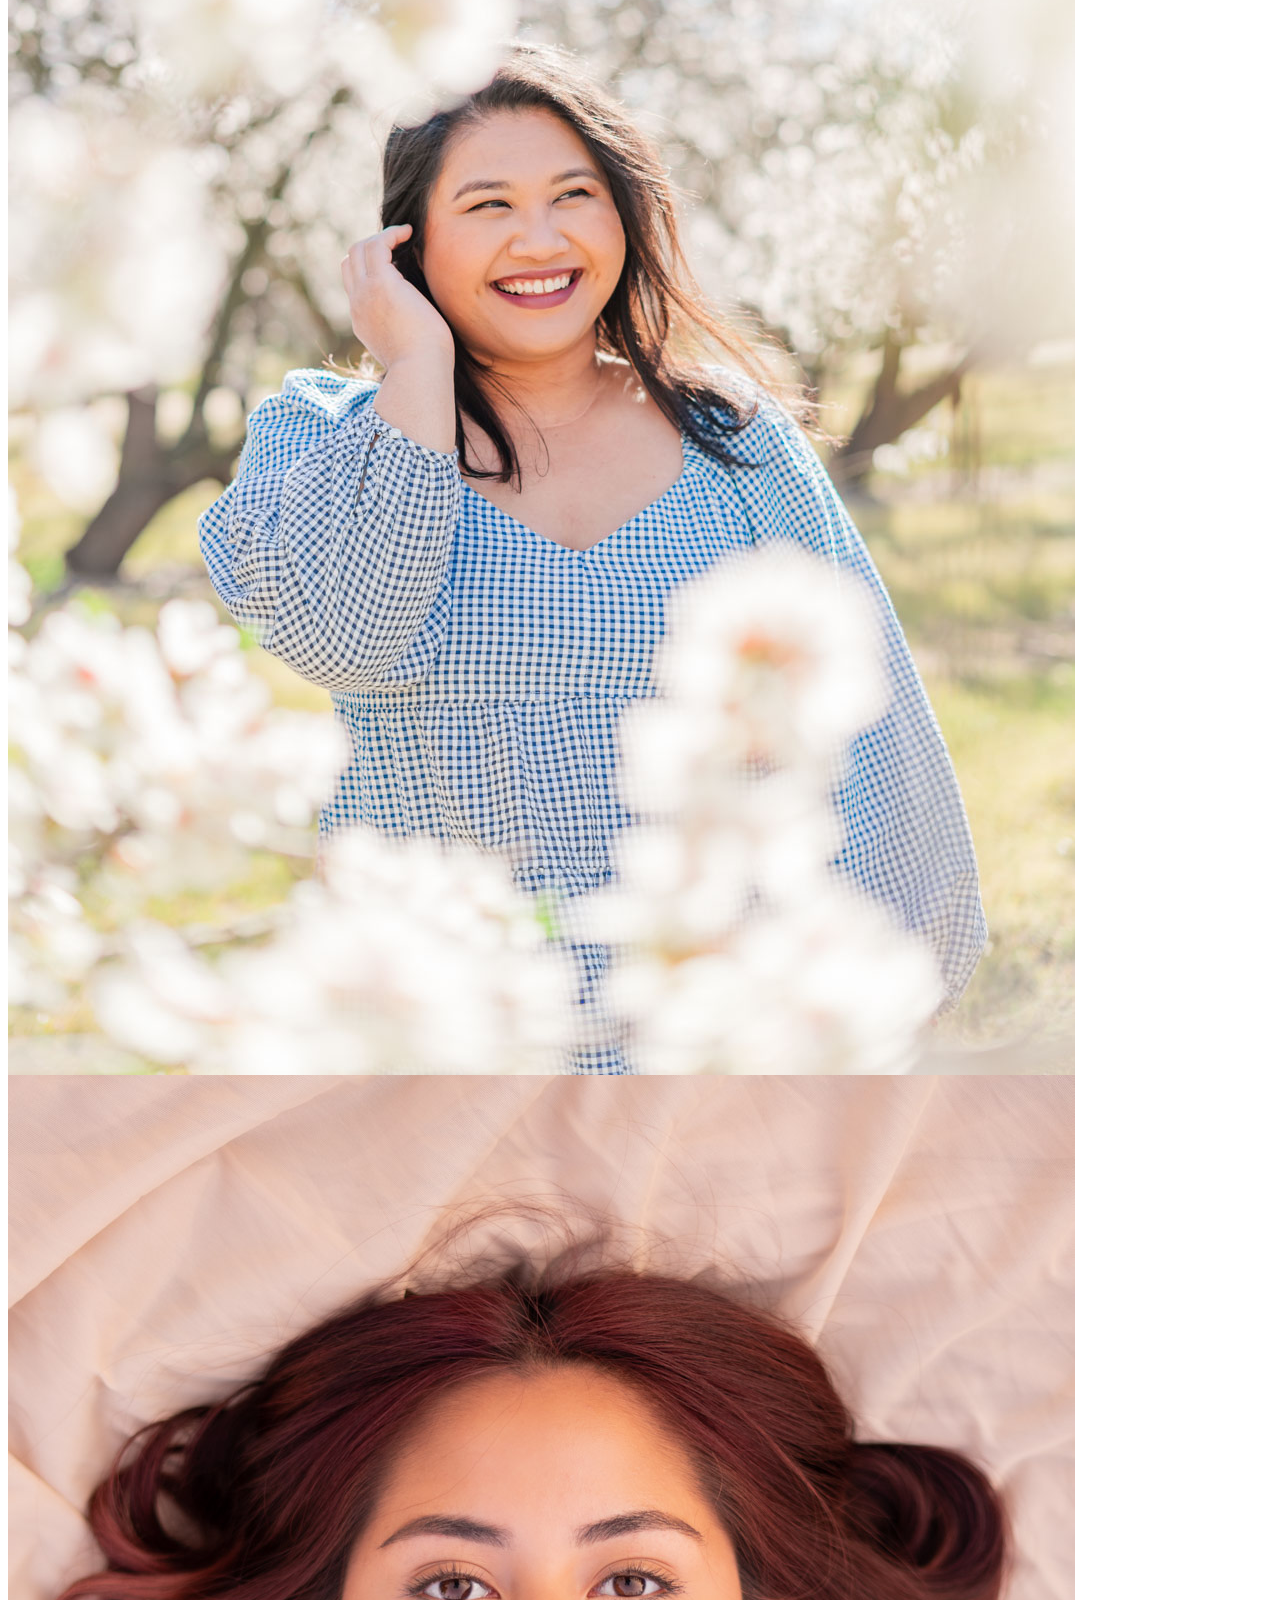
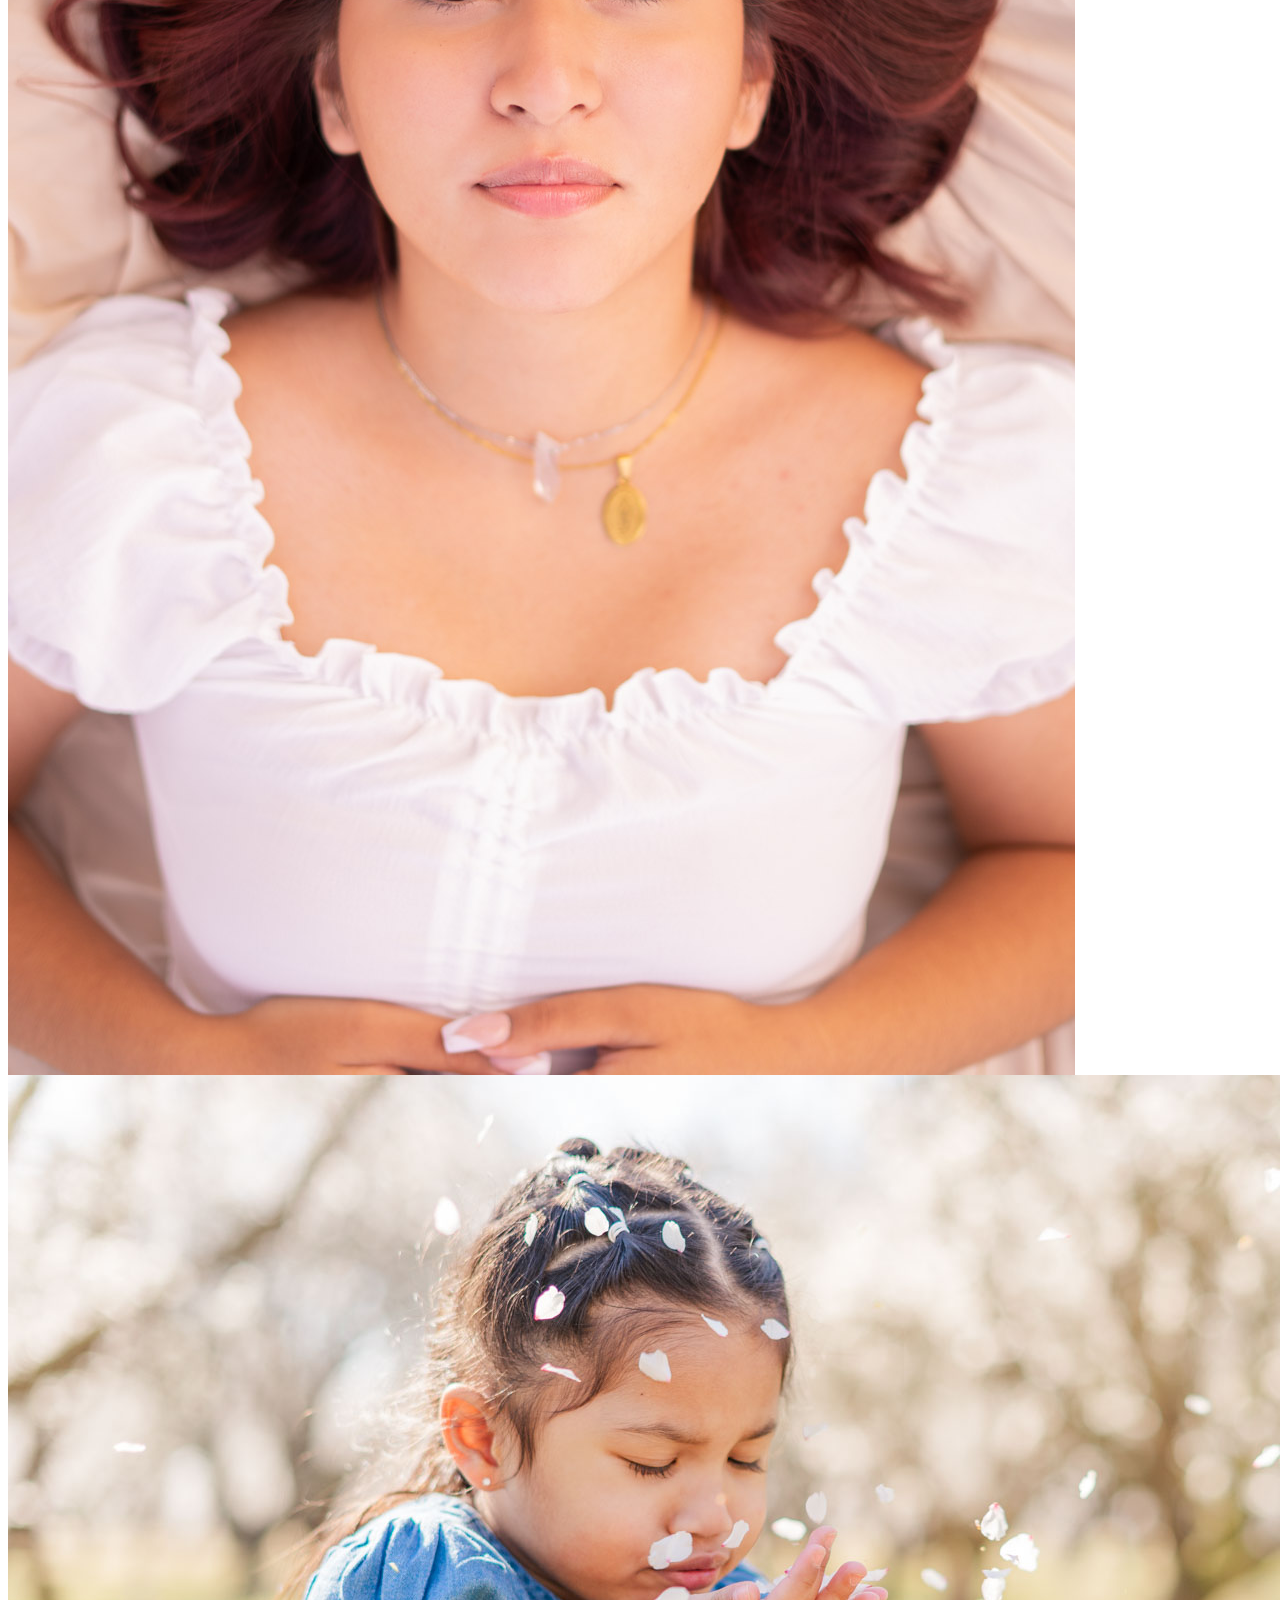
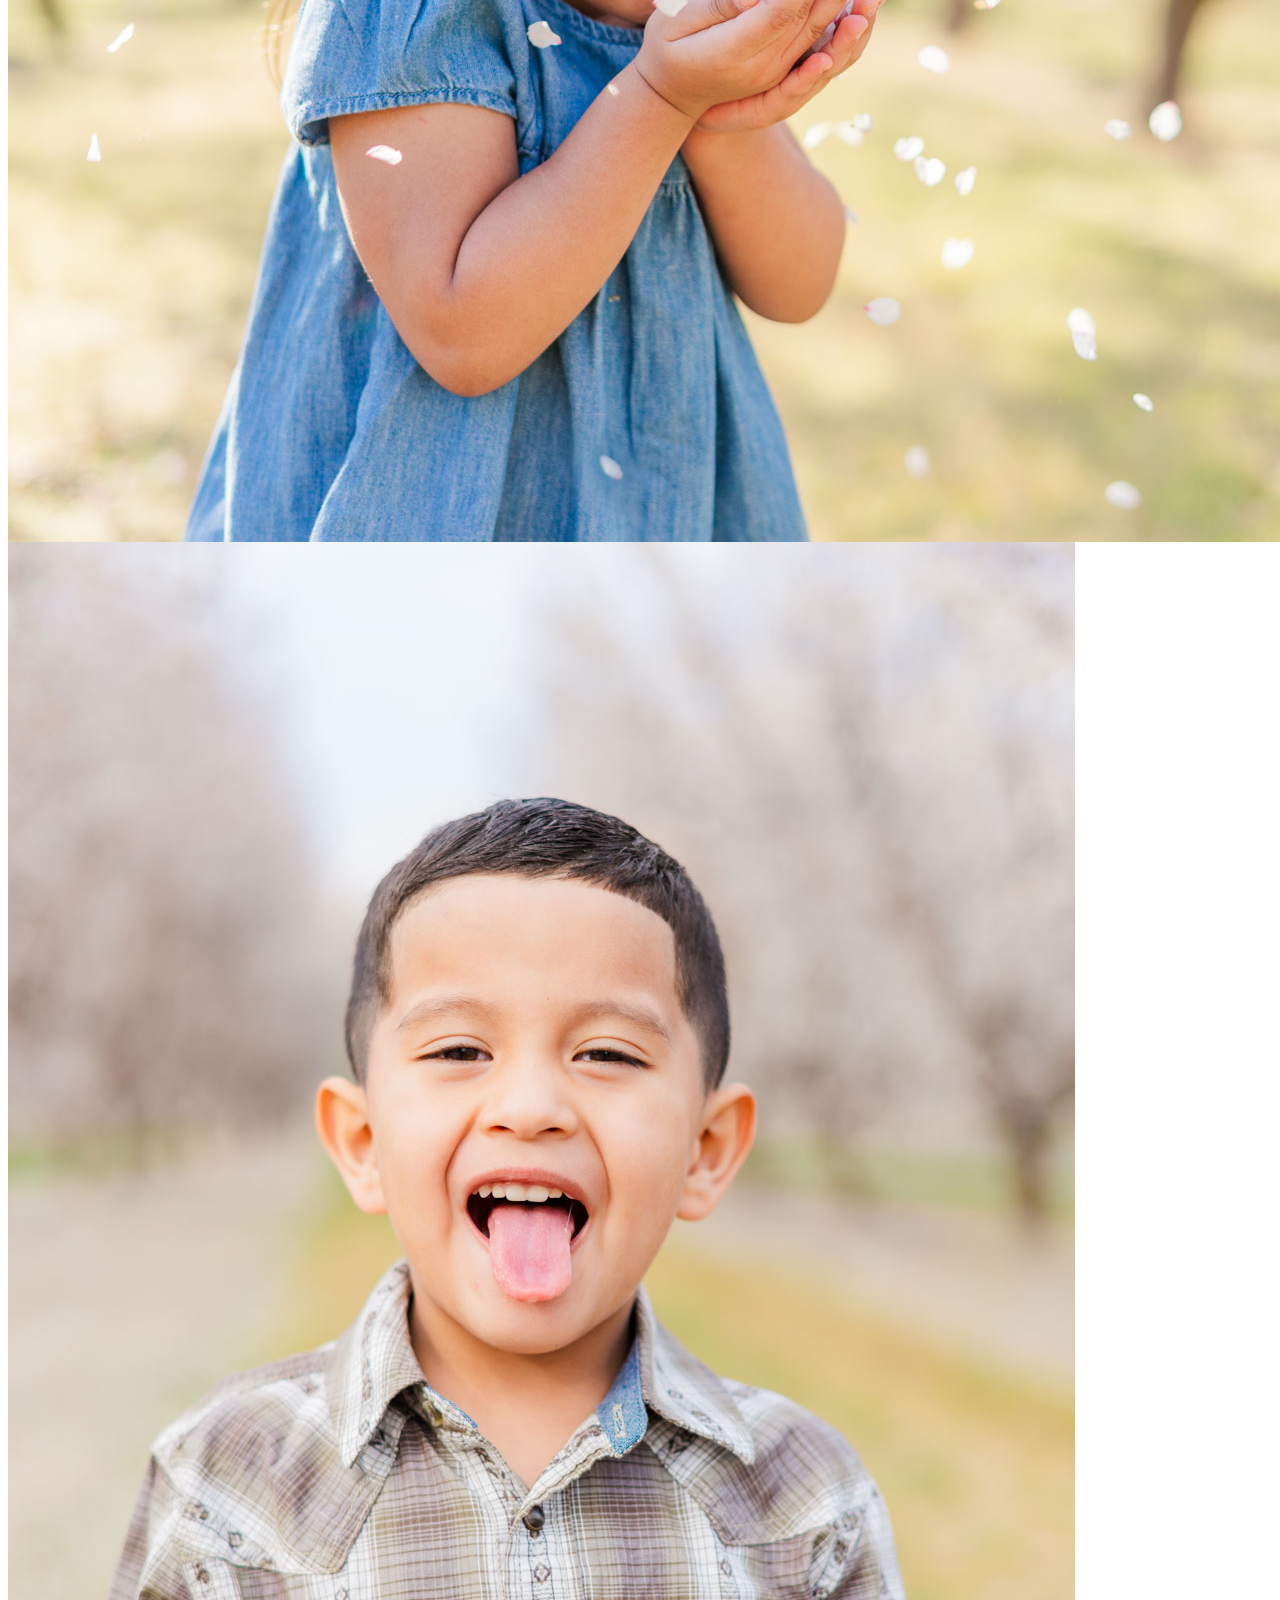
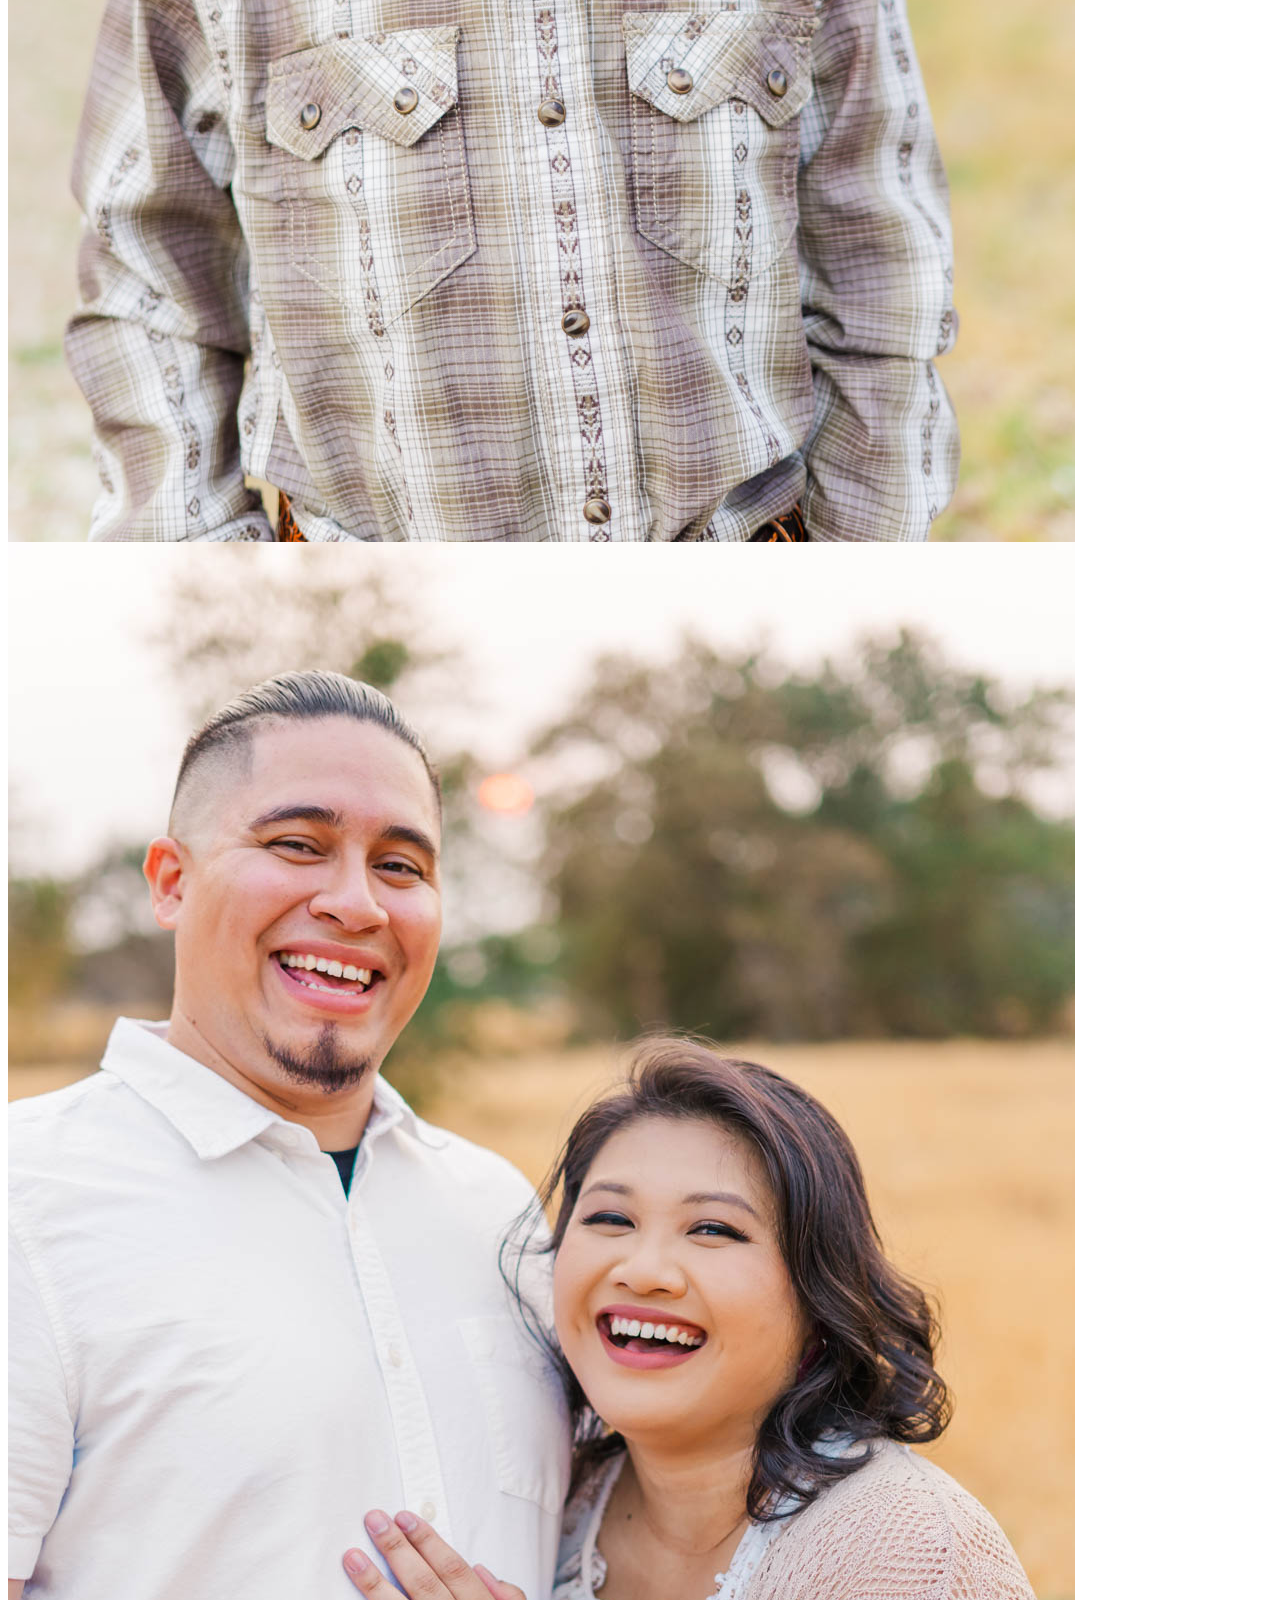
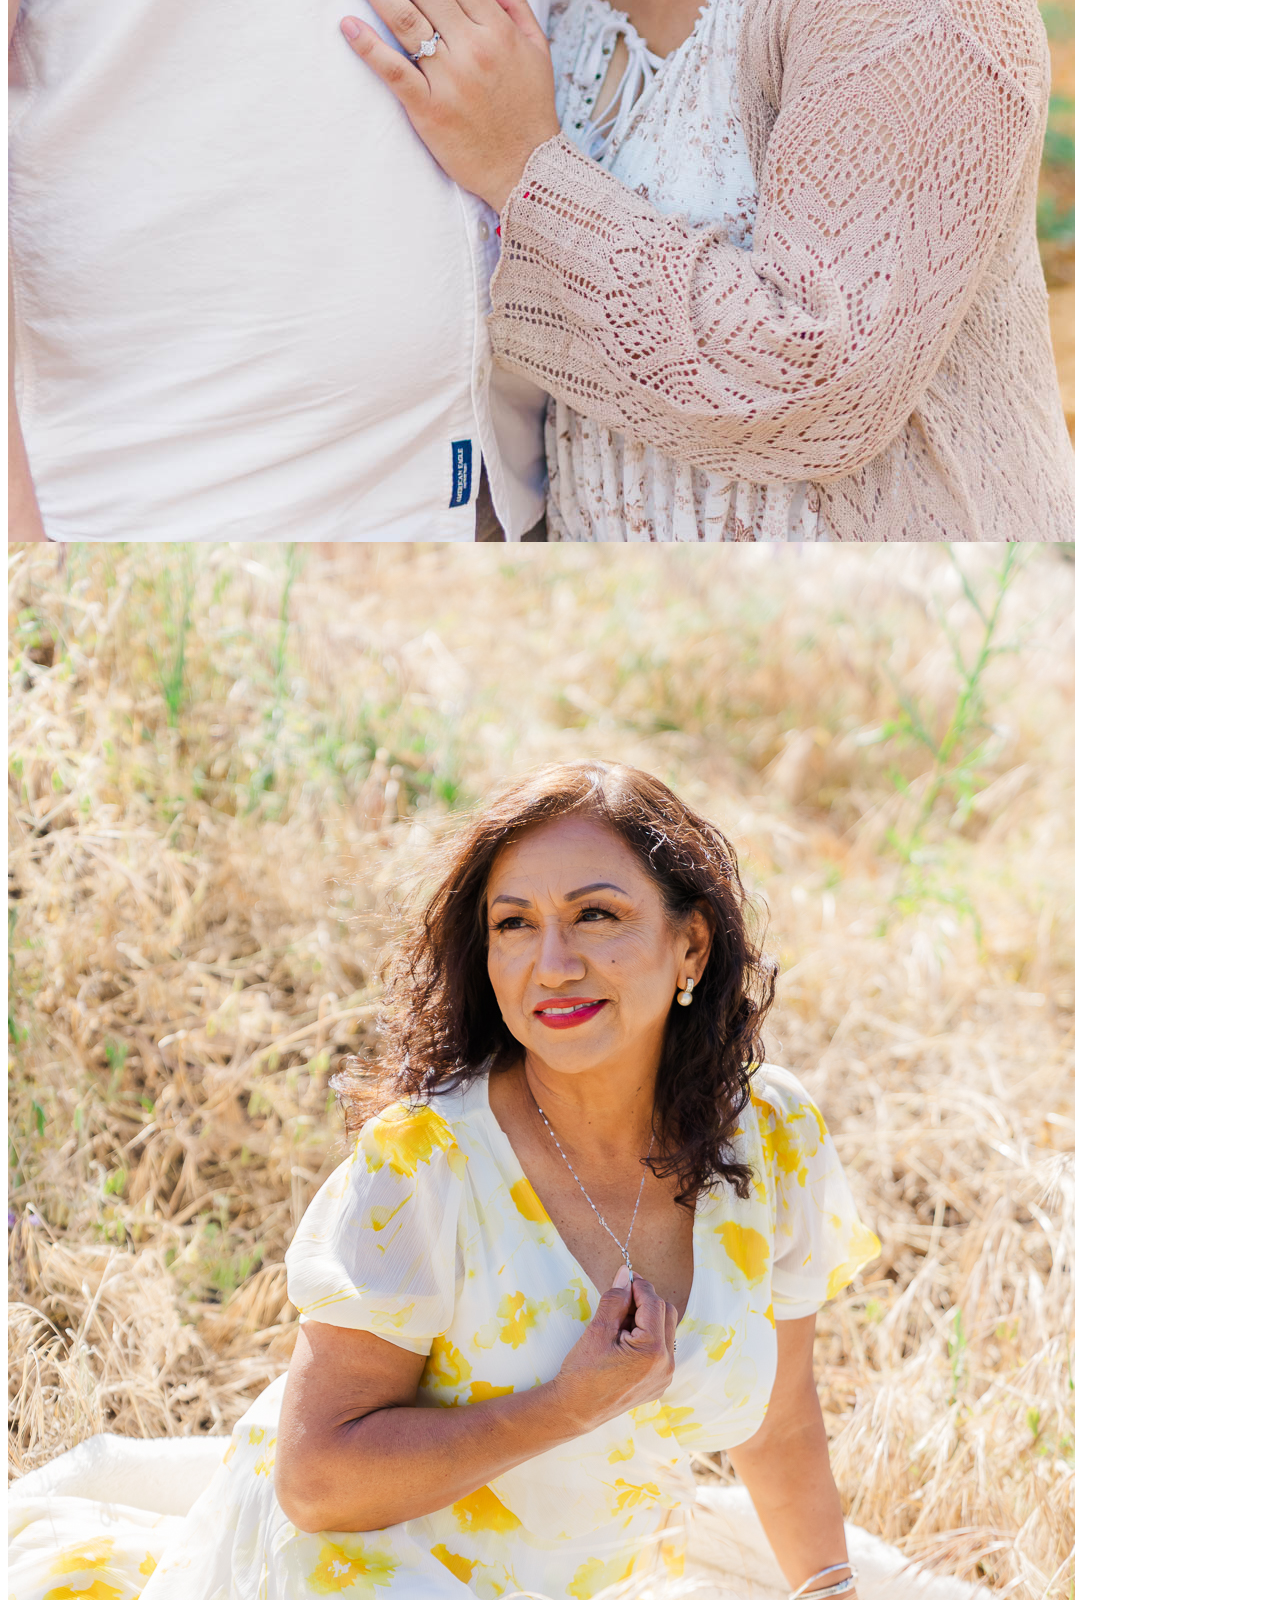
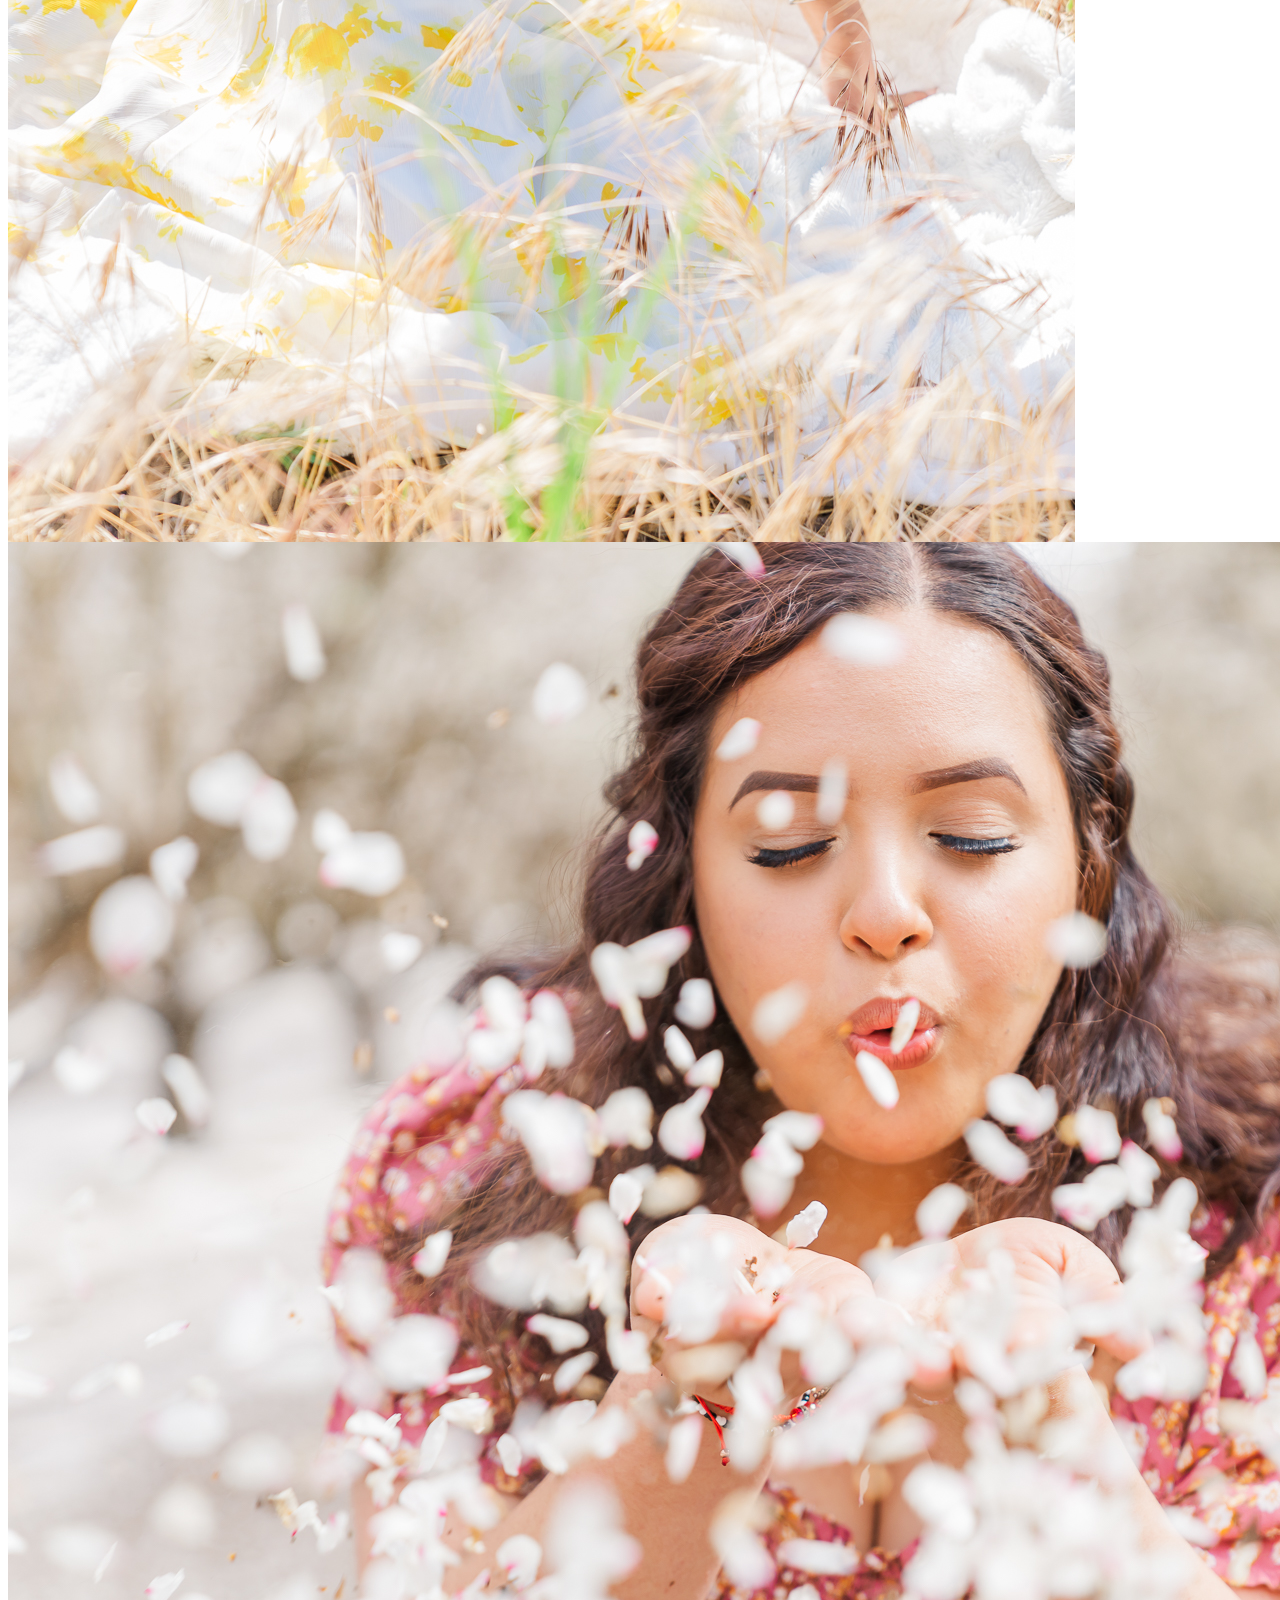
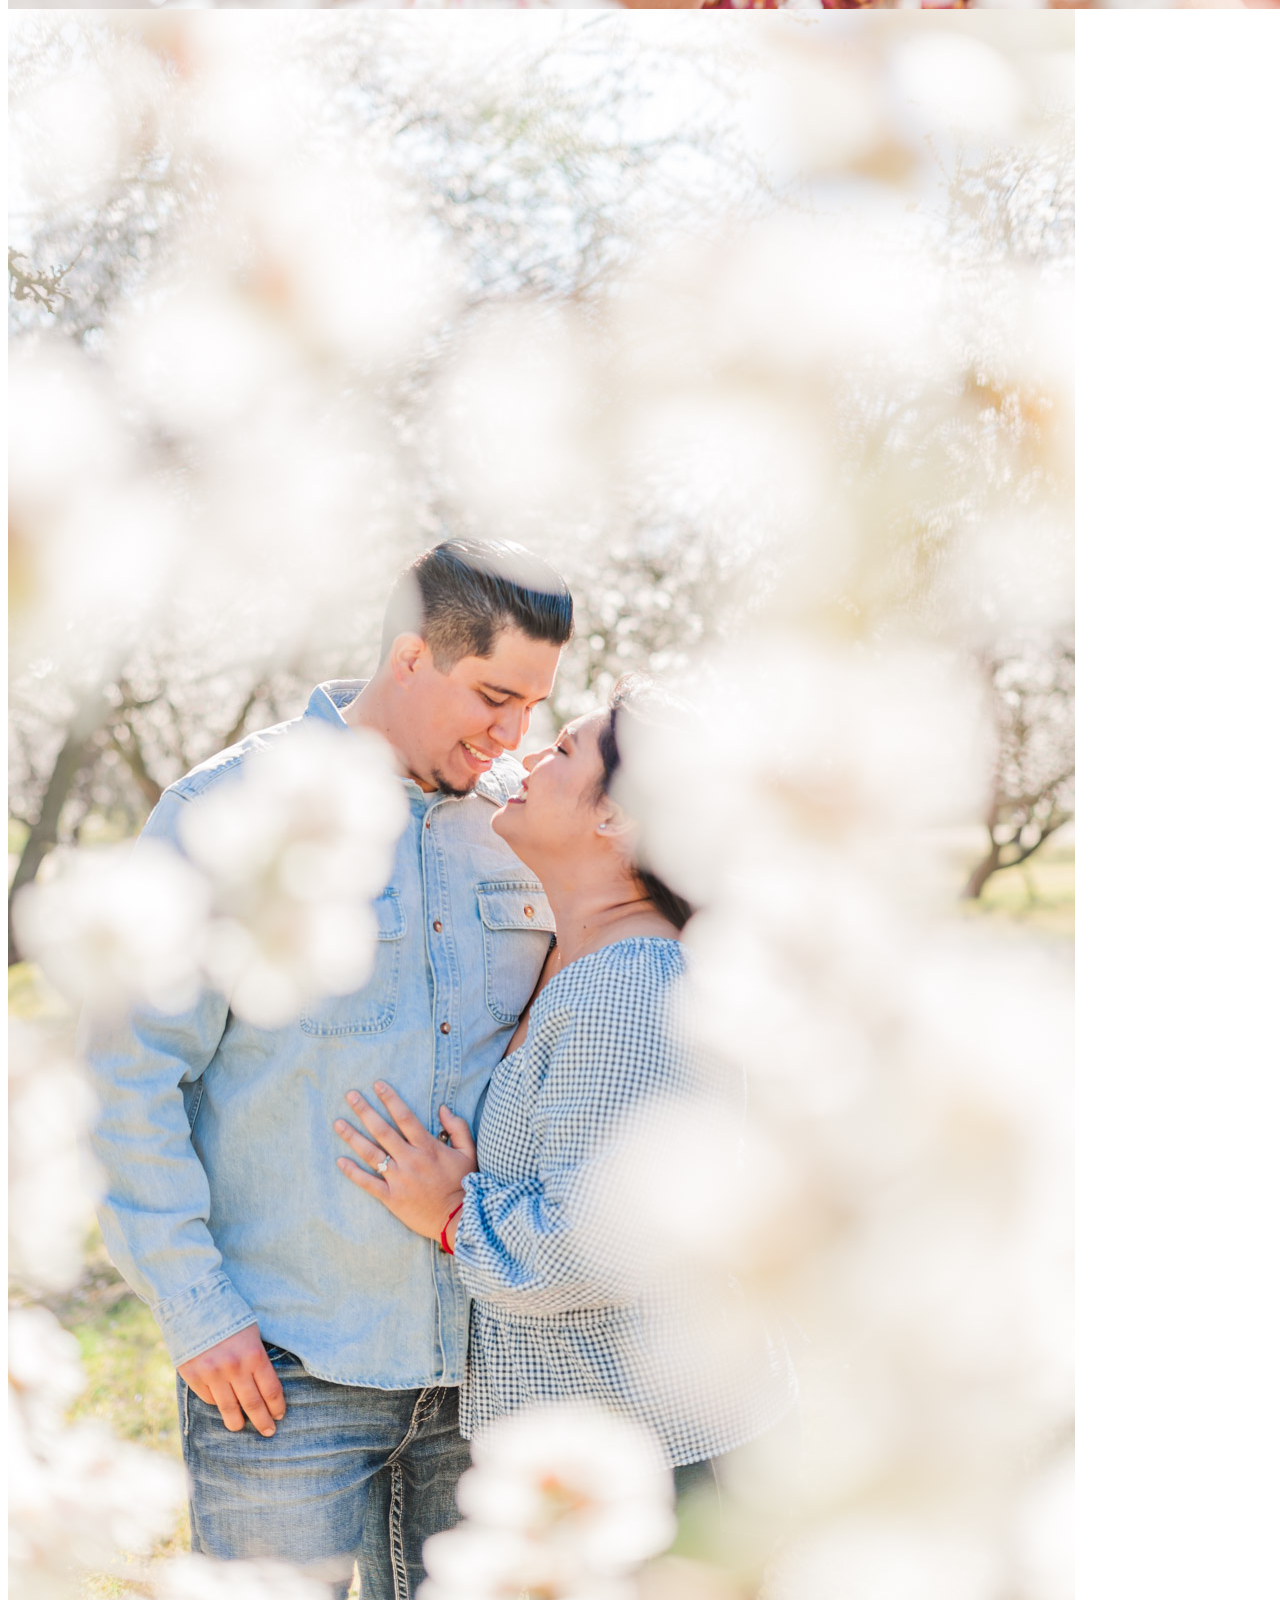
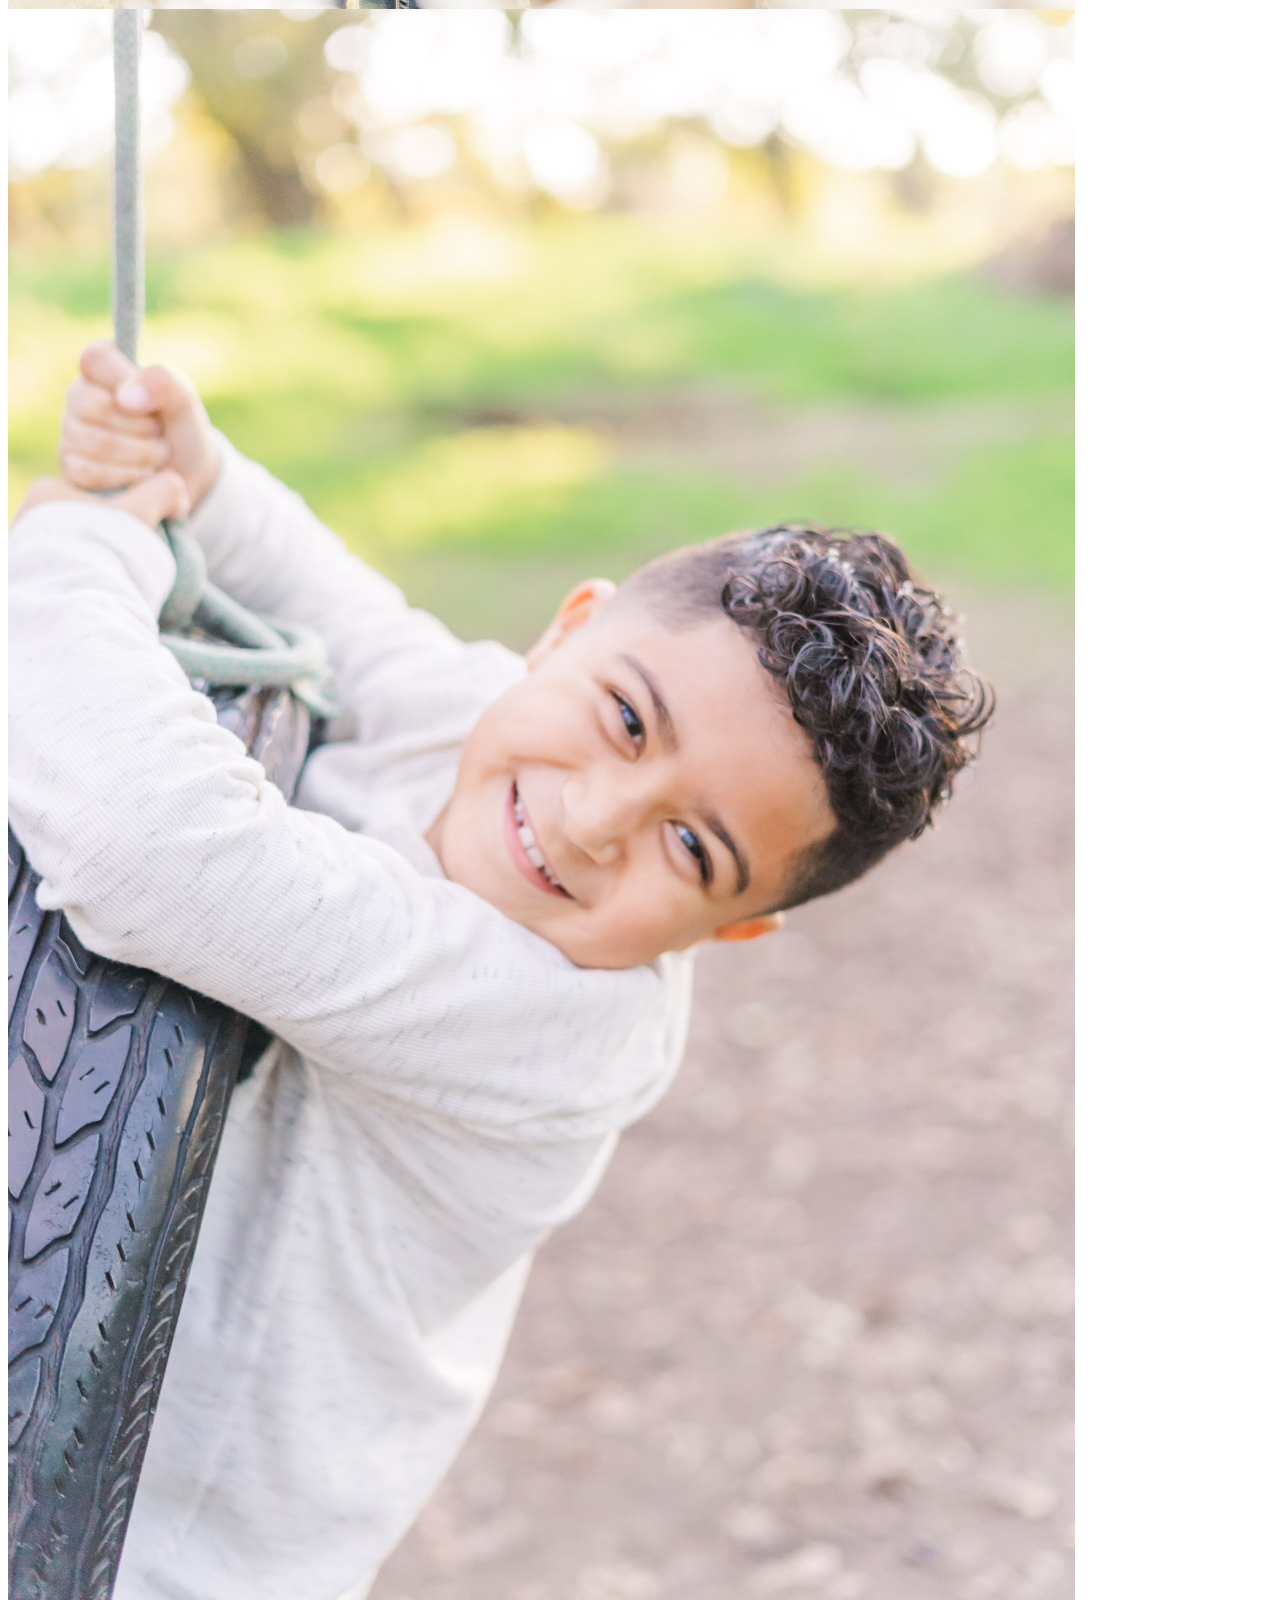
<file: services.html>
<head>

    <!-- meta SEO info -->
    <meta name="viewport" content="width=device-width, initial-scale=1.0">
    <meta charset="UTF-8" />
    <title>Services | AG Photography etc</title>
    <meta name="keywords" content="photographer, family portraits, senior photography, Stanislaus County photos">
    <meta name="description" content="Learn more about the services offered by AG Photography etc">
    <meta name="author" content="AG Photography etc">
    <link rel="icon" type="image/x-icon" href="images/logos/Flr-color.png"> <!-- for when I get this bish -->

</head>


<body class="whole-page">
<div class="main-content">

    <section>
        <div class="container-fluid">
            <div class="images-container carousel">
                <img src="images/children/DSC02772.jpg">
                <img src="images/children/03-20 Viri Unicorn-020-12.jpg">
                <img src="images/portraits/untitled-16.jpg">
                <img src="images/portraits/DSC6735.jpg">
                <img src="images/children/untitled-23.jpg">
                <img src="images/children/02-26 Mercedes Almonds-017-13.jpg">
                <img src="images/couples/DSC08427.jpg">
                <img src="images/portraits/DSC00593.jpg">
                <img src="images/portraits/DSC07946.jpg">
                <img src="images/couples/untitled-14.jpg">
                <img src="images/children/DSC01627.jpg">
            </div>
        </div>
    </section>

    <section>
        <div class="block">
            <h3>Just look at your family, how they are growing, how their little personalities are morphing </h3>
            <br/>
            <p>
                You see  them becoming full on adults. It seems like it takes forever but before you know it, they are graduating and leaving the nest. 
                <br/><br/>
                You snapped away photos on your phone but what about you? You were taking the pictures so where are you in these memories? There's no going back, you can't get those moments back, 
            </p>
            <br/>
            <h4>SO LET'S CREATE THEM NOW, AND MAKE SURE YOU ARE ON THE RIGHT SIDE OF THE CAMERA</h4>
        </div>
    </section>

    <section>
        <div class="parallax parallax-services-one">
            <h2>Invesment</h2>
            <h3>There's so much more to photography than the click of a shutter</h3>
            <p class="block">
                I’ve spent years working hard on my craft, investing in gear, and education. Your investment reflects the value of the skills I’ve acquired and the services I provide. I go the extra mile diving deep into your story making sure we capture your unique legacy. Exactly as you remember it. 
            </p>
        </div>
    </section>

    <section>
        <div class="block">
            <p>I will do everything I can to make any experience with me as comfortable, enjoyable, and as fun as possible of course, but most of us are not in front of a camera (at least not with a photographer) everyday so usually the first 20 minutes, no matter what, will be awkward! 
            <br/><br/>
            It is totally normal to be awkward and it helps to have that extra time to build up that confidence. 
            All of the packages require a $60 retainer and can be paid through the booking site, Cash, Venmo, or Zelle. These are the available packages:
            </p>
        </div>
    </section>

    <!-- Cost cards -->
    <section>
        <div class="card-group mx-auto" style="width: 90vw; gap: 10px; padding: 20px;">
            <div class="card mx-auto" style="max-width: 30rem;">
                <img class="card-img-top" src="images/families/02-26 Celina Almonds-015-9.jpg" alt="Card image cap">
                <div class="card-body">
                  <h2 class="card-title">Short n' Sweet</h2>
                  <p class="card-text">
                    This little session is perfect for busy families, kids that will not allow for more than just 30 minutes, or those that only need a couple of updated photos. 
                    <br/><br/>This package includes:
                    <ul style="color: #787878;">
                        <li><p>Up to 30 minutes</p></li>
                        <li><p>10 Edited Images</p></li>
                        <li><p>Private Online Gallery</p></li>
                        <li><p>Print Release</p></li>
                    </ul>
                </p>
                </div>
                <div class="card-footer">
                    <h3>Starting at: $125</h3>
                </div>
              </div>

              <div class="card mx-auto" style="max-width: 30rem;">
                <img class="card-img-top" src="images/couples/DSC01797.jpg" alt="Card image cap">
                <div class="card-body">
                  <h2 class="card-title">Perfecto</h2>
                  <p class="card-text">
                   The perfect amount of time needed to get a really good variety of photos with you family, just you, just your special someone, or whatever you like!
                    <br/><br/>This package includes:
                    <ul style="color: #787878;">
                        <li ><p>Up to 60 minutes</p></li>
                        <li><p>20 Edited Images</p></li>
                        <li><p>Private Online Gallery</p></li>
                        <li><p>Print Release</p></li>
                    </ul>
                  </p>
                </div>
                <div class="card-footer">
                    <h3>Starting at: $200</h3>
                </div>
              </div>

              <div class="card mx-auto" style="max-width: 30rem;">
                <img class="card-img-top" src="images/families/DSC07951.jpg" alt="Card image cap">
                <div class="card-body">
                  <h2 class="card-title">Abundance!</h2>
                  <p class="card-text">
                    With how fast I can go, this might be overkill for some, but it is great for larger families, those that want multiple outfit changes, or just taking it easy.
                    <br/><br/>This package includes:
                    <ul style="color: #787878;">
                        <li ><p>Up to 90 minutes</p></li>
                        <li><p>All edited images (60+)</p></li>
                        <li><p>Private Online Gallery</p></li>
                        <li><p>Print Release</p></li>
                    </ul>
                  </p>
                </div>
                <div class="card-footer">
                    <h3>Starting at: $275</h3>
                </div>
              </div>
        </div>
    </section>

    <br/><br/>

    <section>
        <div class="block text-center">
            <p>
                If you don't see something you are interested in, please don't hesitate to give me a contact me and we'll see what we can do!
            </p>
            <a href="#/contact"><button class="btn buttn">Contact me</button></a>
        </div>
    </section>




</div>
</body>
</file>
